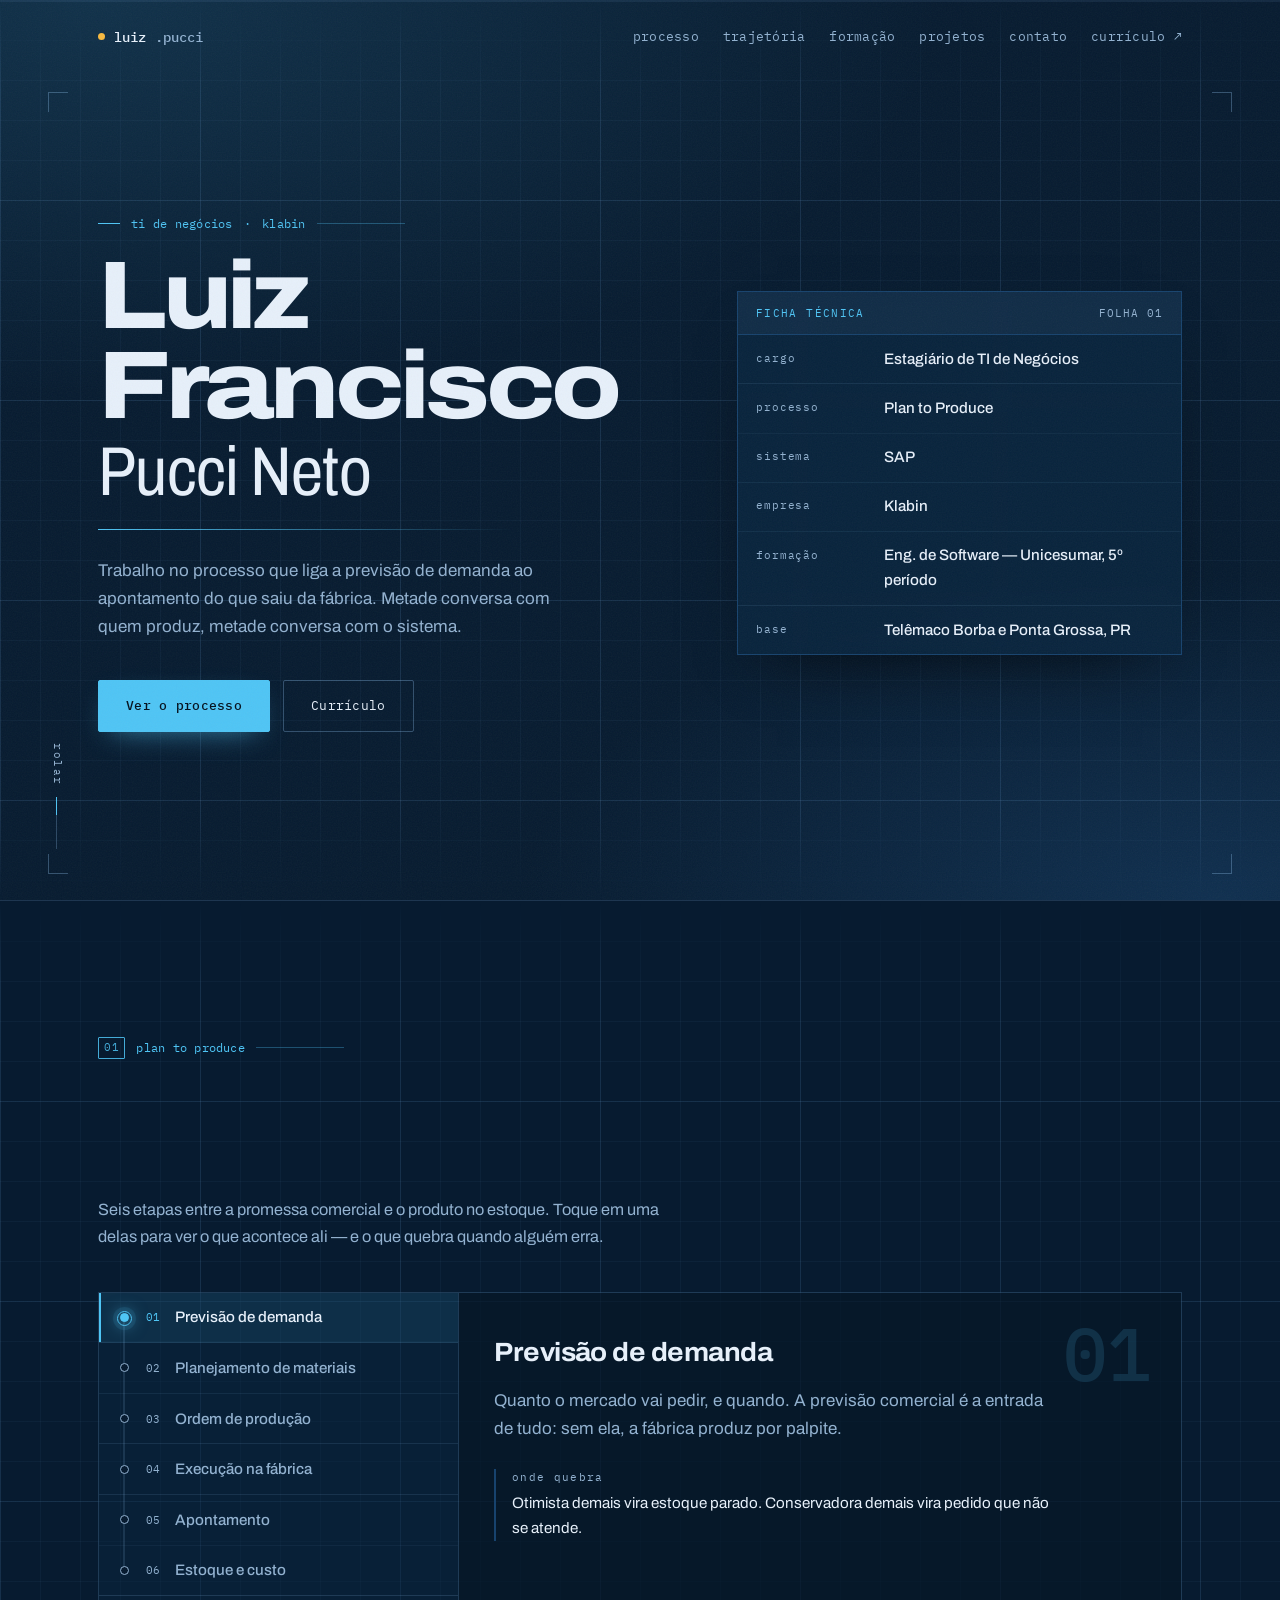
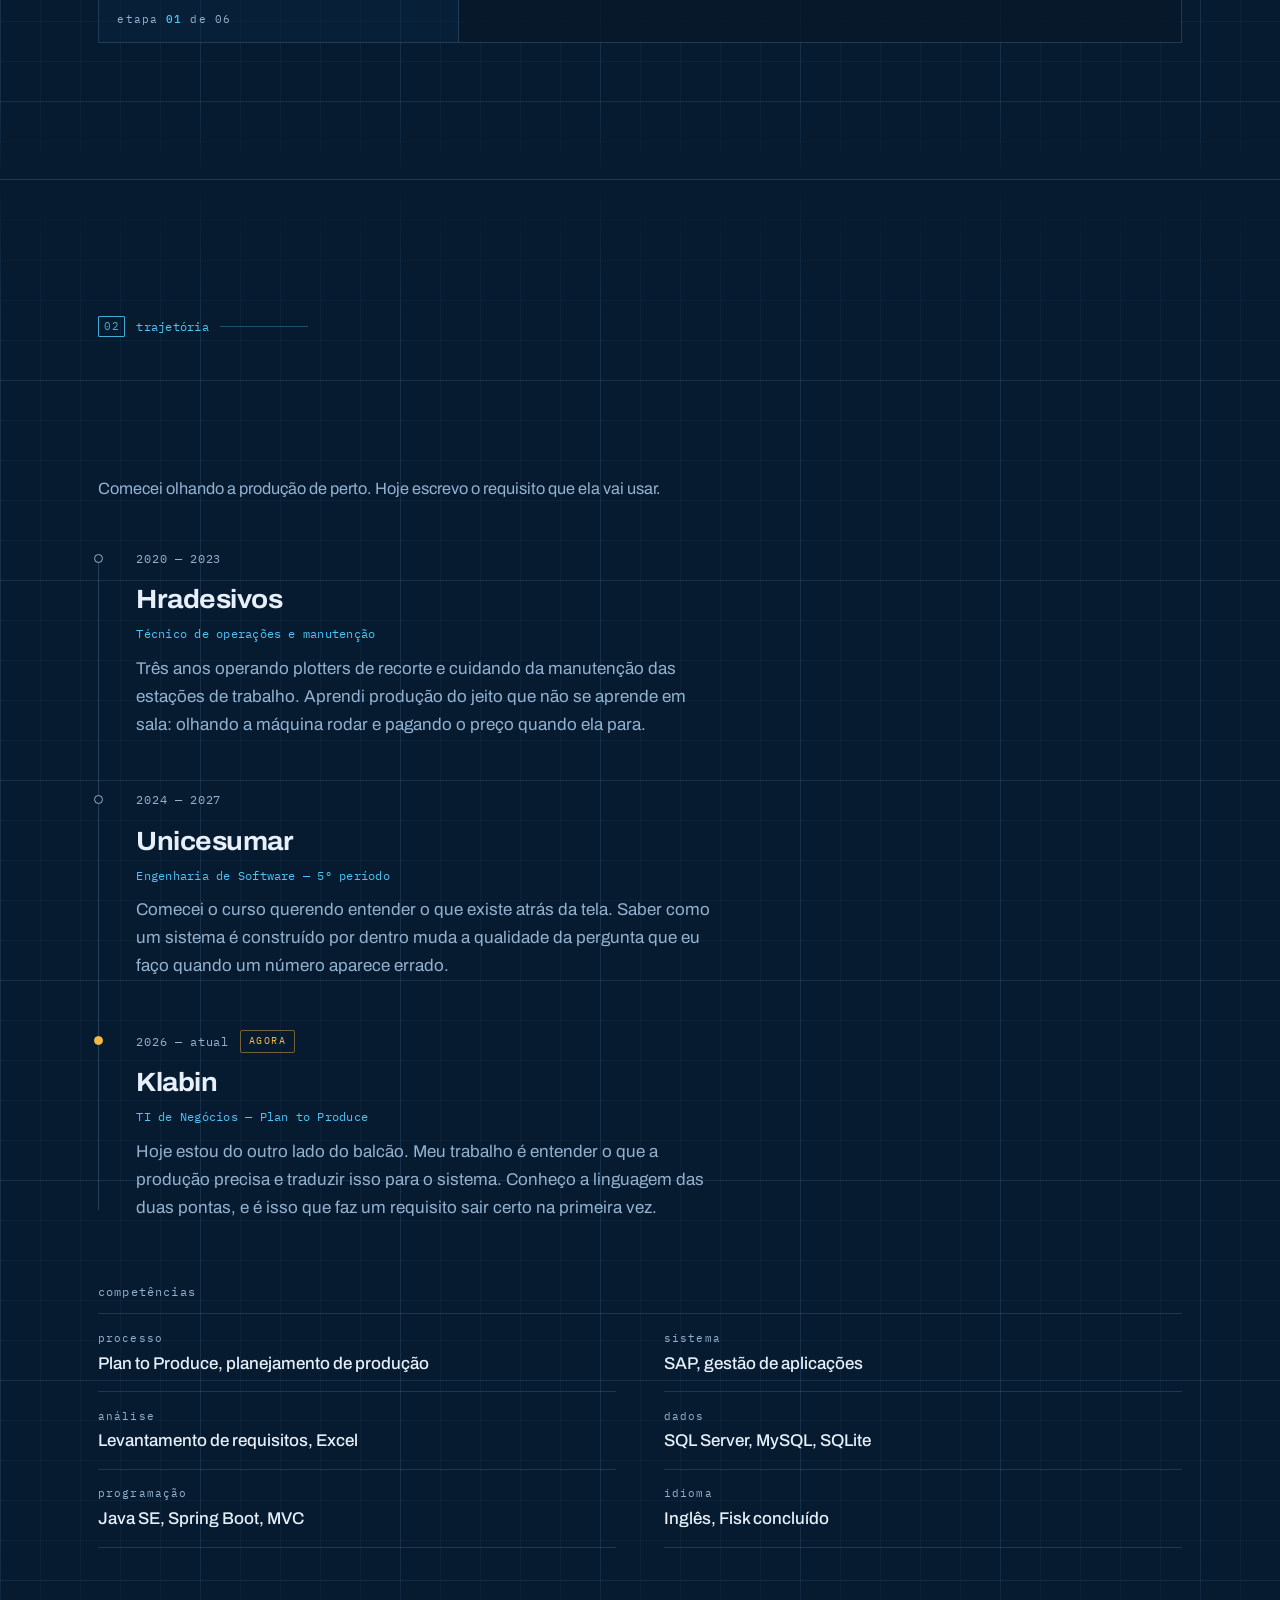
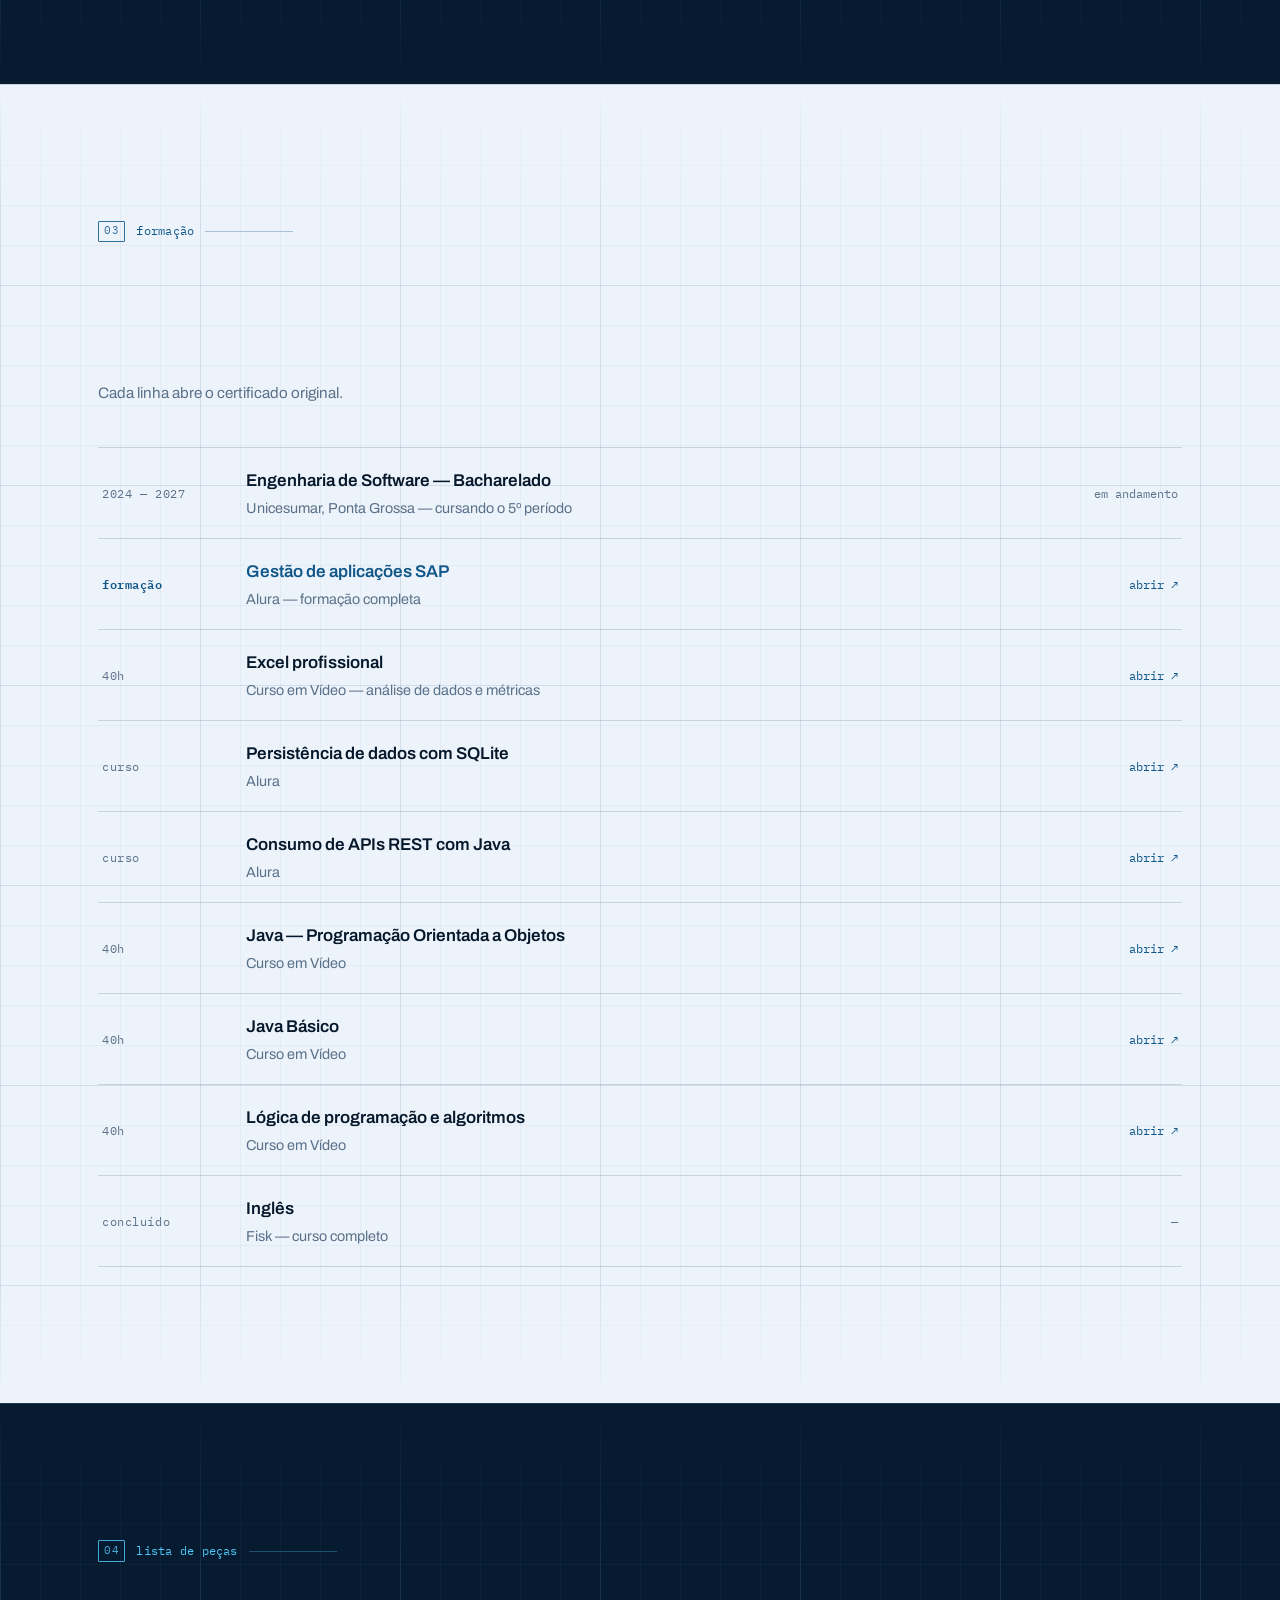
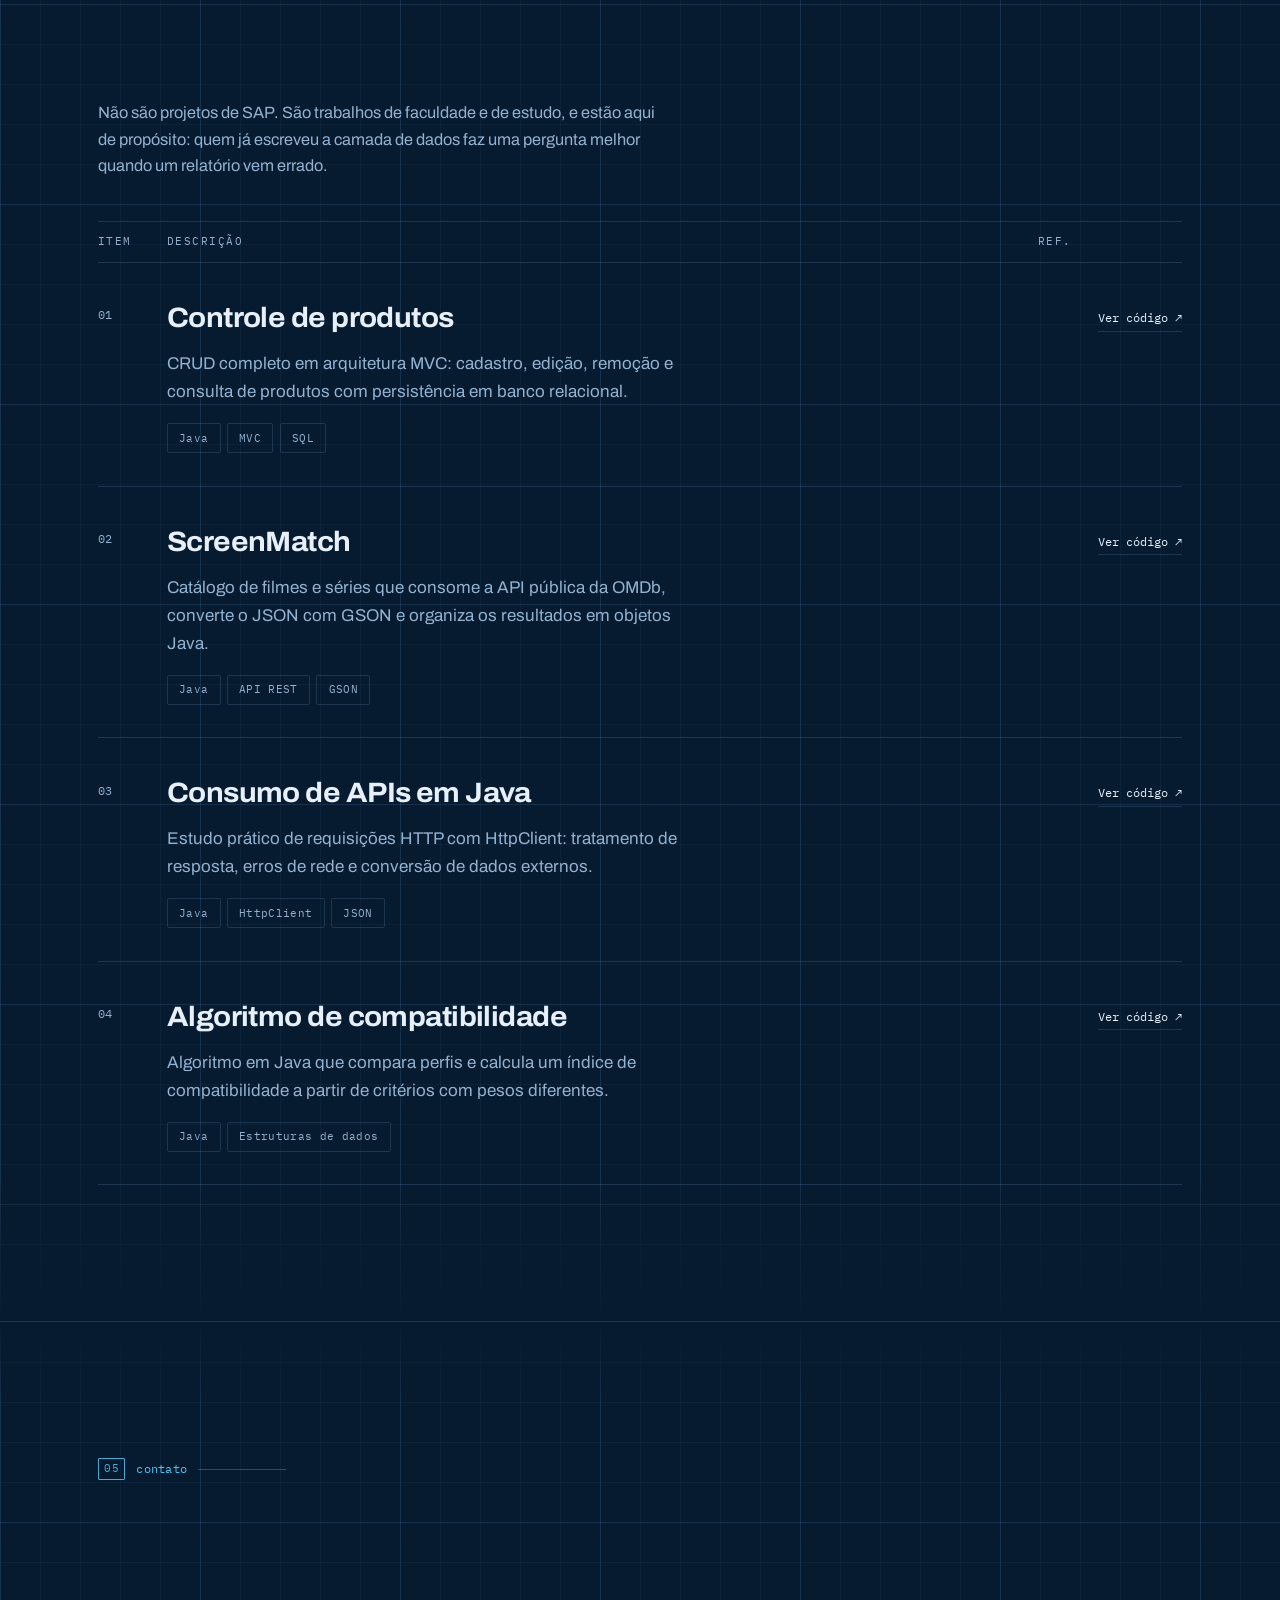
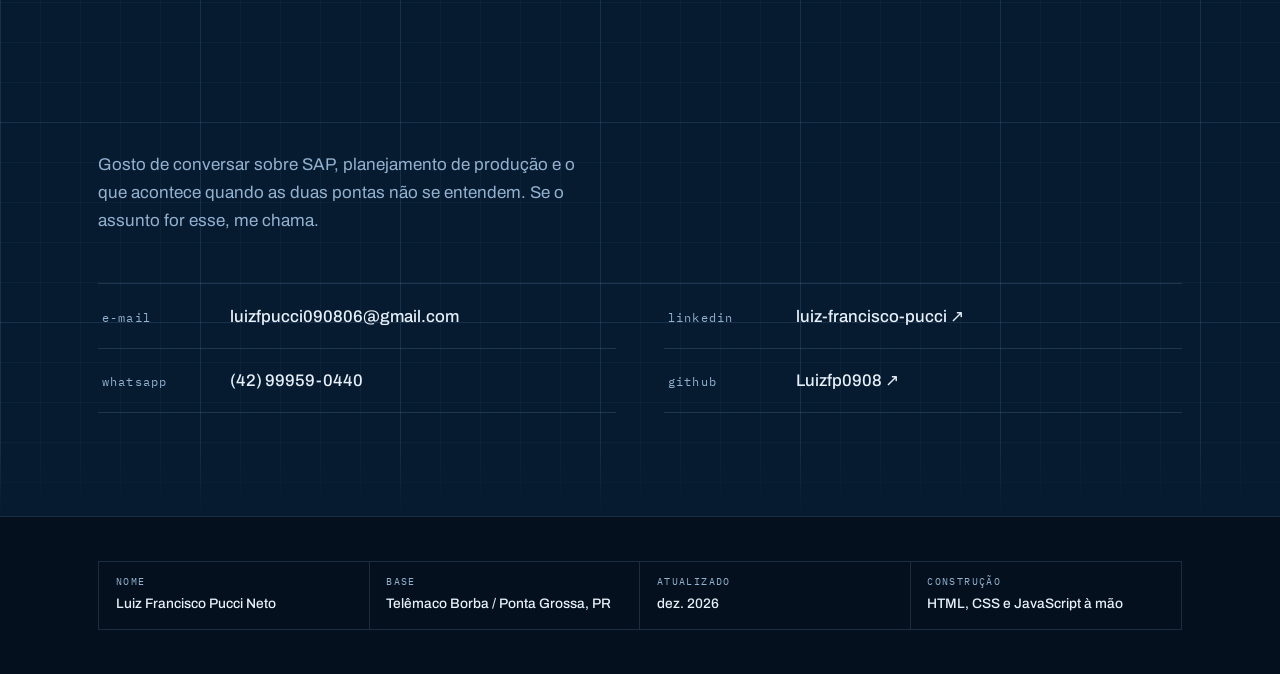
<file: index.html>
<!DOCTYPE html>
<html lang="pt-BR" class="no-js">
<head>
<meta charset="UTF-8">
<meta name="viewport" content="width=device-width, initial-scale=1">
<title>Luiz Francisco Pucci Neto — TI de Negócios e SAP</title>

<meta name="description" content="TI de Negócios na Klabin, no processo Plan to Produce (SAP). Estudante de Engenharia de Software na Unicesumar, 5º período.">
<meta name="author" content="Luiz Francisco Pucci Neto">
<meta name="theme-color" content="#071B30">
<meta name="color-scheme" content="dark">

<meta property="og:type" content="profile">
<meta property="og:locale" content="pt_BR">
<meta property="og:title" content="Luiz Francisco Pucci Neto — TI de Negócios e SAP">
<meta property="og:description" content="TI de Negócios na Klabin, processo Plan to Produce. Estudante de Engenharia de Software.">
<meta property="og:url" content="https://luizfp0908.github.io/MeuCurriculo/">
<meta property="og:image" content="https://luizfp0908.github.io/MeuCurriculo/img/LogoLuizBranco.png">
<meta name="twitter:card" content="summary_large_image">
<link rel="canonical" href="https://luizfp0908.github.io/MeuCurriculo/">

<link rel="icon" href="img/LogoLuiz.ico.ico" sizes="any">
<link rel="preconnect" href="https://fonts.googleapis.com">
<link rel="preconnect" href="https://fonts.gstatic.com" crossorigin>
<link href="https://fonts.googleapis.com/css2?family=Archivo:wdth,wght@62..125,100..900&family=IBM+Plex+Mono:wght@400;500&display=swap" rel="stylesheet">
<link rel="stylesheet" href="Projeto_Luiz.css">

<script>document.documentElement.className = 'js';</script>
</head>

<body>
<a class="pular" href="#conteudo">Pular para o conteúdo</a>

<div class="progresso" aria-hidden="true"><span></span></div>

<header class="topo" id="topo">
  <div class="wrap topo__inner">
    <a class="marca" href="#topo" aria-label="Início">
      <span class="marca__ponto" aria-hidden="true"></span>
      luiz<span class="marca__fraco">.pucci</span>
    </a>

    <button class="menu-btn" type="button" aria-expanded="false" aria-controls="menu">
      <span class="menu-btn__texto">menu</span>
      <span class="menu-btn__barras" aria-hidden="true"><i></i><i></i></span>
    </button>

    <nav class="menu" id="menu" aria-label="Navegação principal">
      <a href="#processo"><span class="menu__n" aria-hidden="true">01</span>processo</a>
      <a href="#trajetoria"><span class="menu__n" aria-hidden="true">02</span>trajetória</a>
      <a href="#formacao"><span class="menu__n" aria-hidden="true">03</span>formação</a>
      <a href="#projetos"><span class="menu__n" aria-hidden="true">04</span>projetos</a>
      <a href="#contato"><span class="menu__n" aria-hidden="true">05</span>contato</a>
      <a class="menu__cv" href="Projeto_LuizCurriculo.html">currículo<span aria-hidden="true">&nbsp;↗</span></a>
    </nav>
  </div>
</header>

<main id="conteudo">

  <!-- ==================== HERO ==================== -->
  <section class="hero">
    <span class="cantos" aria-hidden="true"><i></i><i></i><i></i><i></i></span>
    <span class="mira" aria-hidden="true"><i class="mira__x"></i><i class="mira__y"></i></span>

    <div class="wrap hero__grid">
      <div class="hero__texto">
        <p class="etiqueta etiqueta--claro">ti de negócios <span aria-hidden="true">·</span> klabin</p>

        <h1 class="hero__nome">
          <span class="risca" style="--atraso:.15s"><span>Luiz</span></span>
          <span class="risca" style="--atraso:.30s"><span>Francisco</span></span>
          <span class="risca risca--fina" style="--atraso:.45s"><span>Pucci&nbsp;Neto</span></span>
        </h1>

        <span class="datum" aria-hidden="true"></span>

        <p class="hero__linha">
          Trabalho no processo que liga a previsão de demanda ao apontamento do que saiu
          da fábrica. Metade conversa com quem produz, metade conversa com o sistema.
        </p>

        <div class="hero__acoes">
          <a class="btn btn--forte" href="#processo">Ver o processo</a>
          <a class="btn" href="Projeto_LuizCurriculo.html">Currículo</a>
        </div>
      </div>

      <!-- Bloco de legenda, como o carimbo de uma prancha técnica -->
      <div class="ficha">
        <p class="ficha__topo"><span>Ficha técnica</span><span class="ficha__folha">folha 01</span></p>
        <dl class="ficha__lista">
        <div><dt>Cargo</dt><dd>Estagiário de TI de Negócios</dd></div>
        <div><dt>Processo</dt><dd>Plan to Produce</dd></div>
        <div><dt>Sistema</dt><dd>SAP</dd></div>
        <div><dt>Empresa</dt><dd>Klabin</dd></div>
        <div><dt>Formação</dt><dd>Eng. de Software — Unicesumar, 5º período</dd></div>
        <div><dt>Base</dt><dd>Telêmaco Borba e Ponta Grossa, PR</dd></div>
        </dl>
      </div>
    </div>

    <a class="rolar" href="#processo" aria-label="Ir para o processo">
      <span class="rolar__texto">rolar</span>
      <span class="rolar__linha" aria-hidden="true"></span>
    </a>
  </section>

  <!-- ==================== PROCESSO ==================== -->
  <section class="secao" id="processo">
    <div class="wrap">
      <p class="etiqueta" data-reveal><span class="etiqueta__n">01</span>plan to produce</p>
      <h2 class="titulo" data-traco>O processo em que eu trabalho</h2>
      <p class="subtitulo subtitulo--largo" data-reveal>
        Seis etapas entre a promessa comercial e o produto no estoque. Toque em uma delas
        para ver o que acontece ali — e o que quebra quando alguém erra.
      </p>

      <div class="esquema" data-reveal>
        <div class="esquema__lado">
          <div class="esquema__trilho" role="tablist" aria-label="Etapas do processo Plan to Produce">
            <span class="esquema__cabo" aria-hidden="true"></span>
            <span class="esquema__caneta" aria-hidden="true"></span>

            <button class="no" role="tab" id="tab-1" aria-controls="painel" aria-selected="true" tabindex="0"
                    data-titulo="Previsão de demanda"
                    data-texto="Quanto o mercado vai pedir, e quando. A previsão comercial é a entrada de tudo: sem ela, a fábrica produz por palpite."
                    data-risco="Otimista demais vira estoque parado. Conservadora demais vira pedido que não se atende.">
              <span class="no__marca" aria-hidden="true"></span>
              <span class="no__num" aria-hidden="true">01</span>
              <span class="no__nome">Previsão de demanda</span>
            </button>

            <button class="no" role="tab" id="tab-2" aria-controls="painel" aria-selected="false" tabindex="-1"
                    data-titulo="Planejamento de materiais"
                    data-texto="O sistema abre a lista de materiais do produto, compara com o que já existe em estoque e devolve duas respostas: o que precisa ser comprado e o que precisa ser produzido, com data."
                    data-risco="Um cadastro de material errado aqui vira falta de insumo três semanas depois.">
              <span class="no__marca" aria-hidden="true"></span>
              <span class="no__num" aria-hidden="true">02</span>
              <span class="no__nome">Planejamento de materiais</span>
            </button>

            <button class="no" role="tab" id="tab-3" aria-controls="painel" aria-selected="false" tabindex="-1"
                    data-titulo="Ordem de produção"
                    data-texto="O plano vira uma ordem concreta: quantidade, roteiro de fabricação e centro de trabalho. É o documento que autoriza a fábrica a começar."
                    data-risco="É o ponto em que o custo passa a ser acompanhado. Ordem aberta errada, custo errado até o fechamento.">
              <span class="no__marca" aria-hidden="true"></span>
              <span class="no__num" aria-hidden="true">03</span>
              <span class="no__nome">Ordem de produção</span>
            </button>

            <button class="no" role="tab" id="tab-4" aria-controls="painel" aria-selected="false" tabindex="-1"
                    data-titulo="Execução na fábrica"
                    data-texto="A ordem sai da tela e vira máquina rodando. É onde o plano encontra a realidade: quebra de equipamento, troca de prioridade, matéria-prima fora de especificação."
                    data-risco="Nenhum planejamento sobrevive intacto a esta etapa, e tudo bem — o processo existe para absorver isso.">
              <span class="no__marca" aria-hidden="true"></span>
              <span class="no__num" aria-hidden="true">04</span>
              <span class="no__nome">Execução na fábrica</span>
            </button>

            <button class="no" role="tab" id="tab-5" aria-controls="painel" aria-selected="false" tabindex="-1"
                    data-titulo="Apontamento"
                    data-texto="O que foi produzido volta para o sistema: quantidade boa, refugo, tempo gasto. É a etapa mais subestimada da cadeia."
                    data-risco="Apontamento feito de qualquer jeito contamina estoque, custo e a próxima previsão. O erro só aparece semanas depois, longe de quem o causou.">
              <span class="no__marca" aria-hidden="true"></span>
              <span class="no__num" aria-hidden="true">05</span>
              <span class="no__nome">Apontamento</span>
            </button>

            <button class="no" role="tab" id="tab-6" aria-controls="painel" aria-selected="false" tabindex="-1"
                    data-titulo="Estoque e custo"
                    data-texto="O produto entra no estoque e o consumo vira custo. É onde o ciclo fecha e onde o financeiro finalmente enxerga o que a fábrica fez."
                    data-risco="Se as etapas anteriores foram bem executadas, este número conta a verdade.">
              <span class="no__marca" aria-hidden="true"></span>
              <span class="no__num" aria-hidden="true">06</span>
              <span class="no__nome">Estoque e custo</span>
            </button>
          </div>

          <p class="esquema__conta" aria-hidden="true">etapa <b data-conta>01</b> de 06</p>
        </div>

        <div class="esquema__painel" id="painel" role="tabpanel" aria-labelledby="tab-1" tabindex="0">
          <p class="esquema__num" aria-hidden="true">01</p>
          <h3 class="esquema__titulo">Previsão de demanda</h3>
          <p class="esquema__texto">Quanto o mercado vai pedir, e quando. A previsão comercial é a entrada de tudo: sem ela, a fábrica produz por palpite.</p>
          <div class="nota">
            <p class="nota__rot">onde quebra</p>
            <p class="nota__texto">Otimista demais vira estoque parado. Conservadora demais vira pedido que não se atende.</p>
          </div>
        </div>
      </div>
    </div>
  </section>

  <!-- ==================== TRAJETÓRIA ==================== -->
  <section class="secao" id="trajetoria">
    <div class="wrap">
      <p class="etiqueta" data-reveal><span class="etiqueta__n">02</span>trajetória</p>
      <h2 class="titulo" data-traco>Da máquina para o sistema</h2>
      <p class="subtitulo subtitulo--largo" data-reveal>
        Comecei olhando a produção de perto. Hoje escrevo o requisito que ela vai usar.
      </p>

      <div class="linha-tempo">
        <span class="linha-tempo__trilho" aria-hidden="true"><i data-tinta></i></span>

        <div class="marco" data-reveal>
          <span class="marco__data">2020 — 2023</span>
          <div class="marco__corpo">
            <h3 class="marco__nome">Hradesivos</h3>
            <p class="marco__papel">Técnico de operações e manutenção</p>
            <p class="marco__texto">
              Três anos operando plotters de recorte e cuidando da manutenção das estações
              de trabalho. Aprendi produção do jeito que não se aprende em sala: olhando a
              máquina rodar e pagando o preço quando ela para.
            </p>
          </div>
        </div>

        <div class="marco" data-reveal>
          <span class="marco__data">2024 — 2027</span>
          <div class="marco__corpo">
            <h3 class="marco__nome">Unicesumar</h3>
            <p class="marco__papel">Engenharia de Software — 5º período</p>
            <p class="marco__texto">
              Comecei o curso querendo entender o que existe atrás da tela. Saber como um
              sistema é construído por dentro muda a qualidade da pergunta que eu faço
              quando um número aparece errado.
            </p>
          </div>
        </div>

        <!-- TODO Luiz: troque "2026" pelo mês exato de início na Klabin. -->
        <div class="marco marco--atual" data-reveal>
          <span class="marco__data">2026 — atual<span class="marco__selo">agora</span></span>
          <div class="marco__corpo">
            <h3 class="marco__nome">Klabin</h3>
            <p class="marco__papel">TI de Negócios — Plan to Produce</p>
            <p class="marco__texto">
              Hoje estou do outro lado do balcão. Meu trabalho é entender o que a produção
              precisa e traduzir isso para o sistema. Conheço a linguagem das duas pontas,
              e é isso que faz um requisito sair certo na primeira vez.
            </p>
          </div>
        </div>
      </div>

      <h3 class="sub" data-reveal>Competências</h3>
      <dl class="stack">
        <div class="stack__item" data-reveal><dt>Processo</dt><dd>Plan to Produce, planejamento de produção</dd></div>
        <div class="stack__item" data-reveal><dt>Sistema</dt><dd>SAP, gestão de aplicações</dd></div>
        <div class="stack__item" data-reveal><dt>Análise</dt><dd>Levantamento de requisitos, Excel</dd></div>
        <div class="stack__item" data-reveal><dt>Dados</dt><dd>SQL Server, MySQL, SQLite</dd></div>
        <div class="stack__item" data-reveal><dt>Programação</dt><dd>Java SE, Spring Boot, MVC</dd></div>
        <div class="stack__item" data-reveal><dt>Idioma</dt><dd>Inglês, Fisk concluído</dd></div>
      </dl>
    </div>
  </section>

  <!-- ==================== FORMAÇÃO (cópia heliográfica) ==================== -->
  <section class="secao papel" id="formacao">
    <div class="wrap">
      <p class="etiqueta" data-reveal><span class="etiqueta__n">03</span>formação</p>
      <h2 class="titulo" data-traco>Onde eu estudei cada coisa</h2>
      <p class="subtitulo" data-reveal>Cada linha abre o certificado original.</p>

      <ul class="registro">
        <li class="registro__linha" data-reveal>
          <span class="registro__ano">2024 — 2027</span>
          <span class="registro__nome">Engenharia de Software — Bacharelado</span>
          <span class="registro__org">Unicesumar, Ponta Grossa — cursando o 5º período</span>
          <span class="registro__acao"><em>em andamento</em></span>
        </li>
        <li class="registro__linha registro__linha--destaque" data-reveal>
          <span class="registro__ano">formação</span>
          <span class="registro__nome">Gestão de aplicações SAP</span>
          <span class="registro__org">Alura — formação completa</span>
          <a class="registro__acao" href="https://cursos.alura.com.br/user/luizfpucci090806/degree-gestao-aplicacoes-sap-386995/certificate" target="_blank" rel="noopener">abrir<span aria-hidden="true">&nbsp;↗</span></a>
        </li>
        <li class="registro__linha" data-reveal>
          <span class="registro__ano">40h</span>
          <span class="registro__nome">Excel profissional</span>
          <span class="registro__org">Curso em Vídeo — análise de dados e métricas</span>
          <a class="registro__acao" href="https://www.cursoemvideo.com/certificates/certificado/?course_id=25933&amp;cert-nonce=3b4bf992b5" target="_blank" rel="noopener">abrir<span aria-hidden="true">&nbsp;↗</span></a>
        </li>
        <li class="registro__linha" data-reveal>
          <span class="registro__ano">curso</span>
          <span class="registro__nome">Persistência de dados com SQLite</span>
          <span class="registro__org">Alura</span>
          <a class="registro__acao" href="https://cursos.alura.com.br/certificate/e4a0bed9-31fc-4e47-9363-1f867cb46f9f?lang=pt_BR" target="_blank" rel="noopener">abrir<span aria-hidden="true">&nbsp;↗</span></a>
        </li>
        <li class="registro__linha" data-reveal>
          <span class="registro__ano">curso</span>
          <span class="registro__nome">Consumo de APIs REST com Java</span>
          <span class="registro__org">Alura</span>
          <a class="registro__acao" href="https://cursos.alura.com.br/certificate/33af73c6-fe49-4dc7-8810-58a173e6bf47?lang=pt_BR" target="_blank" rel="noopener">abrir<span aria-hidden="true">&nbsp;↗</span></a>
        </li>
        <li class="registro__linha" data-reveal>
          <span class="registro__ano">40h</span>
          <span class="registro__nome">Java — Programação Orientada a Objetos</span>
          <span class="registro__org">Curso em Vídeo</span>
          <a class="registro__acao" href="img/Certificado/Luiz-Francisco-Pucci-Java-POO-40-Horas-Certificado-Curso-em-Video.pdf" target="_blank" rel="noopener">abrir<span aria-hidden="true">&nbsp;↗</span></a>
        </li>
        <li class="registro__linha" data-reveal>
          <span class="registro__ano">40h</span>
          <span class="registro__nome">Java Básico</span>
          <span class="registro__org">Curso em Vídeo</span>
          <a class="registro__acao" href="img/Certificado/Luiz-Francisco-Pucci-Java-Basico-40-Horas-Certificado-Curso-em-Video.pdf" target="_blank" rel="noopener">abrir<span aria-hidden="true">&nbsp;↗</span></a>
        </li>
        <li class="registro__linha" data-reveal>
          <span class="registro__ano">40h</span>
          <span class="registro__nome">Lógica de programação e algoritmos</span>
          <span class="registro__org">Curso em Vídeo</span>
          <a class="registro__acao" href="img/Certificado/Luiz-Francisco-Pucci-Algoritmo-40-Horas-Certificado-Curso-em-Video.pdf" target="_blank" rel="noopener">abrir<span aria-hidden="true">&nbsp;↗</span></a>
        </li>
        <!-- TODO Luiz: suba o PDF do Fisk em img/Certificado/ e troque o "—" por um link. -->
        <li class="registro__linha" data-reveal>
          <span class="registro__ano">concluído</span>
          <span class="registro__nome">Inglês</span>
          <span class="registro__org">Fisk — curso completo</span>
          <span class="registro__acao"><em>—</em></span>
        </li>
      </ul>
    </div>
  </section>

  <!-- ==================== PROJETOS (lista de peças) ==================== -->
  <section class="secao" id="projetos">
    <div class="wrap">
      <p class="etiqueta" data-reveal><span class="etiqueta__n">04</span>lista de peças</p>
      <h2 class="titulo" data-traco>O que eu construí com as próprias mãos</h2>
      <p class="subtitulo subtitulo--largo" data-reveal>
        Não são projetos de SAP. São trabalhos de faculdade e de estudo, e estão aqui de
        propósito: quem já escreveu a camada de dados faz uma pergunta melhor quando um
        relatório vem errado.
      </p>

      <ol class="pecas">
        <li class="pecas__cabeca" aria-hidden="true">
          <span>item</span><span>descrição</span><span>ref.</span>
        </li>

        <li class="peca" data-reveal>
          <span class="peca__num" aria-hidden="true">01</span>
          <div class="peca__corpo">
            <h3 class="peca__nome">Controle de produtos</h3>
            <p class="peca__desc">
              CRUD completo em arquitetura MVC: cadastro, edição, remoção e consulta de
              produtos com persistência em banco relacional.
            </p>
            <ul class="chips"><li>Java</li><li>MVC</li><li>SQL</li></ul>
          </div>
          <a class="peca__link" href="https://github.com/Luizfp0908/TrabalhoFaculdadePoo/tree/main/MVC" target="_blank" rel="noopener">
            Ver código<span aria-hidden="true">&nbsp;↗</span>
          </a>
        </li>

        <li class="peca" data-reveal>
          <span class="peca__num" aria-hidden="true">02</span>
          <div class="peca__corpo">
            <h3 class="peca__nome">ScreenMatch</h3>
            <p class="peca__desc">
              Catálogo de filmes e séries que consome a API pública da OMDb, converte o
              JSON com GSON e organiza os resultados em objetos Java.
            </p>
            <ul class="chips"><li>Java</li><li>API REST</li><li>GSON</li></ul>
          </div>
          <a class="peca__link" href="https://github.com/Luizfp0908/Alura/tree/main/ProjetosAlura/src/ScreenMatch" target="_blank" rel="noopener">
            Ver código<span aria-hidden="true">&nbsp;↗</span>
          </a>
        </li>

        <li class="peca" data-reveal>
          <span class="peca__num" aria-hidden="true">03</span>
          <div class="peca__corpo">
            <h3 class="peca__nome">Consumo de APIs em Java</h3>
            <p class="peca__desc">
              Estudo prático de requisições HTTP com HttpClient: tratamento de resposta,
              erros de rede e conversão de dados externos.
            </p>
            <ul class="chips"><li>Java</li><li>HttpClient</li><li>JSON</li></ul>
          </div>
          <a class="peca__link" href="https://github.com/Luizfp0908/Alura/tree/main/ProjetosAlura/src/APIS" target="_blank" rel="noopener">
            Ver código<span aria-hidden="true">&nbsp;↗</span>
          </a>
        </li>

        <!-- TODO Luiz: troque o link abaixo pelo repositório específico deste projeto. -->
        <li class="peca" data-reveal>
          <span class="peca__num" aria-hidden="true">04</span>
          <div class="peca__corpo">
            <h3 class="peca__nome">Algoritmo de compatibilidade</h3>
            <p class="peca__desc">
              Algoritmo em Java que compara perfis e calcula um índice de compatibilidade
              a partir de critérios com pesos diferentes.
            </p>
            <ul class="chips"><li>Java</li><li>Estruturas de dados</li></ul>
          </div>
          <a class="peca__link" href="https://github.com/Luizfp0908" target="_blank" rel="noopener">
            Ver código<span aria-hidden="true">&nbsp;↗</span>
          </a>
        </li>
      </ol>
    </div>
  </section>

  <!-- ==================== CONTATO ==================== -->
  <section class="secao contato" id="contato">
    <div class="wrap">
      <p class="etiqueta" data-reveal><span class="etiqueta__n">05</span>contato</p>
      <h2 class="titulo titulo--grande" data-traco>Processo de um lado, sistema do outro.</h2>
      <p class="contato__linha" data-reveal>
        Gosto de conversar sobre SAP, planejamento de produção e o que acontece quando as
        duas pontas não se entendem. Se o assunto for esse, me chama.
      </p>

      <ul class="canais">
        <li data-reveal><a href="mailto:luizfpucci090806@gmail.com">
          <span class="canais__rot">e-mail</span>
          <span class="canais__val">luizfpucci090806@gmail.com</span></a></li>
        <li data-reveal><a href="https://www.linkedin.com/in/luiz-francisco-pucci-905b01300" target="_blank" rel="noopener">
          <span class="canais__rot">linkedin</span>
          <span class="canais__val">luiz-francisco-pucci<span aria-hidden="true">&nbsp;↗</span></span></a></li>
        <li data-reveal><a href="https://wa.me/5542999590440?text=Oi%20Luiz%2C%20vi%20seu%20site" target="_blank" rel="noopener">
          <span class="canais__rot">whatsapp</span>
          <span class="canais__val">(42) 99959-0440</span></a></li>
        <li data-reveal><a href="https://github.com/Luizfp0908" target="_blank" rel="noopener">
          <span class="canais__rot">github</span>
          <span class="canais__val">Luizfp0908<span aria-hidden="true">&nbsp;↗</span></span></a></li>
      </ul>
    </div>
  </section>

</main>

<!-- Rodapé no formato do carimbo de uma prancha -->
<footer class="rodape">
  <div class="wrap">
    <div class="carimbo">
      <div class="carimbo__campo"><span>Nome</span><b>Luiz Francisco Pucci Neto</b></div>
      <div class="carimbo__campo"><span>Base</span><b>Telêmaco Borba / Ponta Grossa, PR</b></div>
      <div class="carimbo__campo"><span>Atualizado</span><b data-atualizado>2026</b></div>
      <div class="carimbo__campo"><span>Construção</span><b>HTML, CSS e JavaScript à mão</b></div>
    </div>
  </div>
</footer>

<script src="Projeto_luiz.JS"></script>
</body>
</html>
</file>
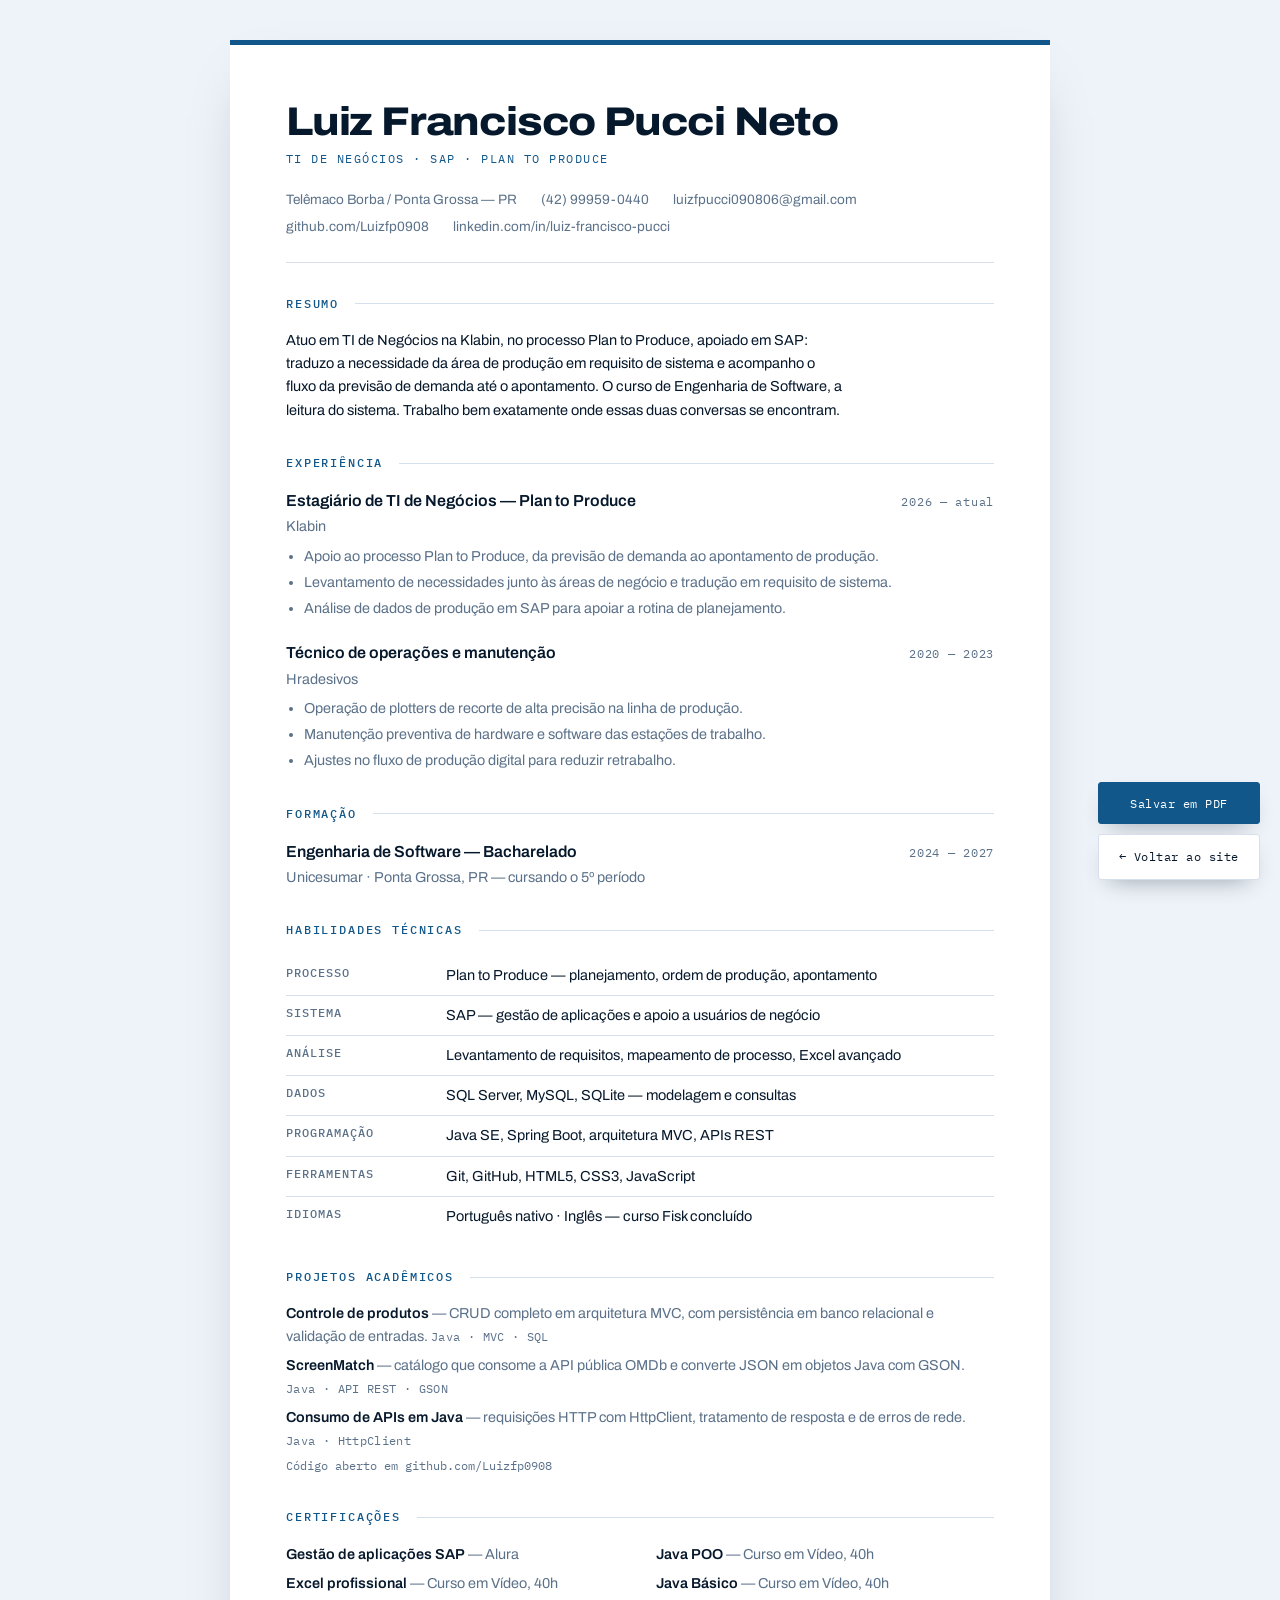
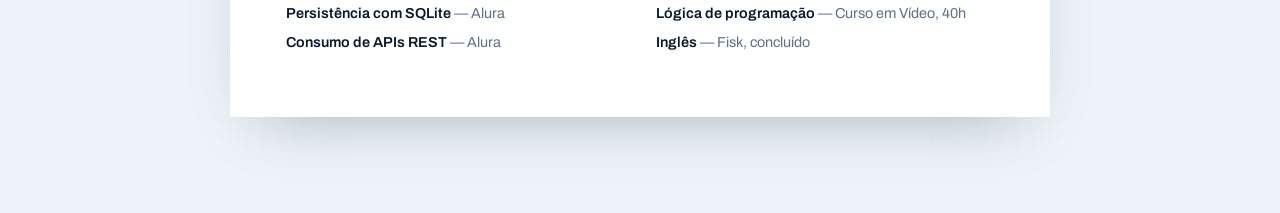
<file: Projeto_LuizCurriculo.html>
<!DOCTYPE html>
<html lang="pt-BR">
<head>
<meta charset="UTF-8">
<meta name="viewport" content="width=device-width, initial-scale=1">
<title>Currículo — Luiz Francisco Pucci Neto</title>
<meta name="description" content="Currículo de Luiz Francisco Pucci Neto — TI de Negócios e SAP na Klabin, estudante de Engenharia de Software.">
<meta name="robots" content="index, follow">
<link rel="icon" href="img/LogoLuiz.ico.ico" sizes="any">
<link rel="preconnect" href="https://fonts.googleapis.com">
<link rel="preconnect" href="https://fonts.gstatic.com" crossorigin>
<link href="https://fonts.googleapis.com/css2?family=Archivo:wdth,wght@62..125,100..900&family=IBM+Plex+Mono:wght@400;500&display=swap" rel="stylesheet">

<style>
  :root{
    --tinta:#06182B;
    --cinza:#5B7189;
    --linha:#D5E0EC;
    --papel:#EEF3F9;
    --folha:#FFFFFF;
    --ambar:#12578A;
    --f-display:'Archivo',system-ui,sans-serif;
    --f-corpo:'Archivo',system-ui,-apple-system,'Segoe UI',sans-serif;
    --f-mono:'IBM Plex Mono',ui-monospace,SFMono-Regular,Consolas,monospace;
  }

  *,*::before,*::after{ box-sizing:border-box; }

  body{
    margin:0;
    background:var(--papel);
    color:var(--tinta);
    font-family:var(--f-corpo);
    font-size:14.5px;
    line-height:1.6;
    padding:2.5rem 1rem 6rem;
    -webkit-font-smoothing:antialiased;
  }

  a{ color:inherit; }
  :focus-visible{ outline:2px solid var(--ambar); outline-offset:3px; }

  .folha{
    max-width:820px; margin-inline:auto;
    background:var(--folha);
    padding:clamp(2rem,5vw,3.5rem);
    box-shadow:0 24px 60px -30px rgba(6,24,43,.35);
    border-top:5px solid var(--ambar);
  }

  /* ---------- cabeçalho ---------- */

  .cabeca{ border-bottom:1px solid var(--linha); padding-bottom:1.5rem; margin-bottom:2rem; }
  .cabeca h1{
    font-family:var(--f-display); font-weight:800; font-stretch:112%;
    font-size:clamp(1.75rem,5.5vw,2.5rem);
    letter-spacing:-.03em; line-height:1.05;
    margin:0 0 .35rem;
  }
  .cabeca .papel-cargo{
    font-family:var(--f-mono); font-size:.78rem;
    letter-spacing:.12em; text-transform:uppercase;
    color:var(--ambar); margin:0 0 1.25rem;
  }

  .contatos{
    list-style:none; margin:0; padding:0;
    display:flex; flex-wrap:wrap; gap:.35rem 1.5rem;
    font-size:.85rem;
  }
  .contatos a, .contatos span{ color:var(--cinza); text-decoration:none; }
  .contatos a:hover{ color:var(--ambar); text-decoration:underline; text-underline-offset:2px; }

  /* ---------- seções ---------- */

  .bloco{ margin-bottom:2rem; }
  .bloco:last-of-type{ margin-bottom:0; }

  .bloco h2{
    font-family:var(--f-mono);
    font-size:.72rem; font-weight:500;
    letter-spacing:.16em; text-transform:uppercase;
    color:var(--ambar);
    margin:0 0 1rem;
    display:flex; align-items:center; gap:1rem;
  }
  .bloco h2::after{ content:''; flex:1; height:1px; background:var(--linha); }

  .bloco > p{ margin:0; max-width:70ch; }

  .entrada{ margin-bottom:1.25rem; }
  .entrada:last-child{ margin-bottom:0; }

  .entrada__topo{
    display:flex; flex-wrap:wrap; align-items:baseline;
    justify-content:space-between; gap:.25rem 1rem;
  }
  .entrada__nome{ font-weight:600; font-size:1rem; margin:0; }
  .entrada__data{
    font-family:var(--f-mono); font-size:.75rem;
    letter-spacing:.06em; color:var(--cinza); white-space:nowrap;
  }
  .entrada__org{ color:var(--cinza); font-size:.9rem; margin:.1rem 0 .4rem; }
  .entrada ul{ margin:.35rem 0 0; padding-left:1.1rem; color:var(--cinza); font-size:.9rem; }
  .entrada li{ margin-bottom:.2rem; }

  /* ---------- habilidades ---------- */

  .habilidades{ list-style:none; margin:0; padding:0; }
  .habilidades li{
    display:grid; grid-template-columns:9rem 1fr; gap:.25rem 1rem;
    padding:.5rem 0; border-bottom:1px solid var(--linha);
  }
  .habilidades li:last-child{ border-bottom:none; }
  .habilidades b{
    font-family:var(--f-mono); font-weight:500; font-size:.72rem;
    letter-spacing:.09em; text-transform:uppercase; color:var(--cinza);
  }

  .compacta{ list-style:none; margin:0; padding:0; font-size:.9rem; color:var(--cinza); }
  .compacta li{ margin-bottom:.35rem; }
  .compacta b{ color:var(--tinta); font-weight:600; }
  .compacta i{ font-family:var(--f-mono); font-style:normal; font-size:.76rem; letter-spacing:.03em; }
  .fonte{ margin:.5rem 0 0; font-family:var(--f-mono); font-size:.74rem; color:var(--cinza); }

  .cursos{ list-style:none; margin:0; padding:0; columns:2; column-gap:2rem; font-size:.9rem; }
  .cursos li{ break-inside:avoid; margin-bottom:.4rem; color:var(--cinza); }
  .cursos b{ color:var(--tinta); font-weight:600; }

  /* ---------- ações ---------- */

  .acoes{
    position:fixed; right:1.25rem; bottom:1.25rem;
    display:flex; flex-direction:column; gap:.6rem; z-index:10;
  }
  .acao{
    font-family:var(--f-mono); font-size:.78rem; letter-spacing:.04em;
    text-decoration:none; cursor:pointer;
    padding:.75rem 1.25rem; border-radius:3px;
    border:1px solid var(--linha); background:var(--folha); color:var(--tinta);
    box-shadow:0 10px 24px -12px rgba(6,24,43,.45);
    transition:transform .2s ease, background .2s ease, color .2s ease;
  }
  .acao:hover{ transform:translateY(-2px); }
  .acao--forte{ background:var(--ambar); border-color:var(--ambar); color:#fff; }

  /* ---------- impressão / salvar em PDF ---------- */

  @page{ size:A4; margin:10mm 13mm; }

  @media print{
    body{ background:#fff; padding:0; font-size:9.5pt; line-height:1.33; }
    .folha{
      max-width:none; box-shadow:none; padding:0;
      border-top:3px solid #000;
      padding-top:.6rem;
    }
    .acoes{ display:none !important; }
    .bloco{ break-inside:avoid; margin-bottom:.52rem; }
    .bloco > p{ max-width:none; }
    .bloco h2{ margin-bottom:.5rem; }
    .cabeca{ padding-bottom:.7rem; margin-bottom:.9rem; }
    .cabeca h1{ font-size:20pt; }
    .entrada{ margin-bottom:.6rem; }
    .entrada__nome{ font-size:10.4pt; }
    .entrada ul{ margin-top:.15rem; }
    .entrada li{ margin-bottom:0; }
    .habilidades li{ padding:.24rem 0; }
    .cursos{ columns:1; font-size:8.6pt; line-height:1.5; }
    .cursos li{ display:inline; }
    .cursos li:not(:last-child)::after{ content:"  ·  "; color:#999; }
    .cursos li{ margin-bottom:.1rem; }
    .compacta li{ margin-bottom:.15rem; }
    .compacta{ font-size:9.1pt; }
    .bloco--cursos{ break-inside:auto; }
    .entrada{ break-inside:avoid; }
    .bloco h2{ color:#000; }
    .cabeca .papel-cargo{ color:#000; }
    a{ text-decoration:none; }
  }

  @media (max-width:560px){
    .habilidades li{ grid-template-columns:1fr; }
    .cursos{ columns:1; }
    .acoes{ right:.75rem; bottom:.75rem; }
  }

  @media (prefers-reduced-motion:reduce){
    *{ transition-duration:.01ms !important; }
  }
</style>
</head>

<body>

<article class="folha">

  <header class="cabeca">
    <h1>Luiz Francisco Pucci Neto</h1>
    <p class="papel-cargo">TI de Negócios · SAP · Plan to Produce</p>
    <ul class="contatos">
      <li><span>Telêmaco Borba / Ponta Grossa — PR</span></li>
      <li><a href="tel:+5542999590440">(42) 99959-0440</a></li>
      <li><a href="mailto:luizfpucci090806@gmail.com">luizfpucci090806@gmail.com</a></li>
      <li><a href="https://github.com/Luizfp0908" target="_blank" rel="noopener">github.com/Luizfp0908</a></li>
      <li><a href="https://www.linkedin.com/in/luiz-francisco-pucci-905b01300" target="_blank" rel="noopener">linkedin.com/in/luiz-francisco-pucci</a></li>
    </ul>
  </header>

  <section class="bloco">
    <h2>Resumo</h2>
    <p>
      Atuo em TI de Negócios na Klabin, no processo Plan to Produce, apoiado em SAP: traduzo
      a necessidade da área de produção em requisito de sistema e acompanho o fluxo da previsão
      de demanda até o apontamento. O curso de Engenharia de Software, a leitura do sistema.
      Trabalho bem exatamente onde essas duas conversas se encontram.
    </p>
  </section>

  <section class="bloco">
    <h2>Experiência</h2>

    <!-- TODO Luiz: ajuste o mês de início, ex.: "ago. 2026 — atual". -->
    <div class="entrada">
      <div class="entrada__topo">
        <h3 class="entrada__nome">Estagiário de TI de Negócios — Plan to Produce</h3>
        <span class="entrada__data">2026 — atual</span>
      </div>
      <p class="entrada__org">Klabin</p>
      <ul>
        <li>Apoio ao processo Plan to Produce, da previsão de demanda ao apontamento de produção.</li>
        <li>Levantamento de necessidades junto às áreas de negócio e tradução em requisito de sistema.</li>
        <li>Análise de dados de produção em SAP para apoiar a rotina de planejamento.</li>
      </ul>
    </div>

    <div class="entrada">
      <div class="entrada__topo">
        <h3 class="entrada__nome">Técnico de operações e manutenção</h3>
        <span class="entrada__data">2020 — 2023</span>
      </div>
      <p class="entrada__org">Hradesivos</p>
      <ul>
        <li>Operação de plotters de recorte de alta precisão na linha de produção.</li>
        <li>Manutenção preventiva de hardware e software das estações de trabalho.</li>
        <li>Ajustes no fluxo de produção digital para reduzir retrabalho.</li>
      </ul>
    </div>
  </section>

  <section class="bloco">
    <h2>Formação</h2>
    <div class="entrada">
      <div class="entrada__topo">
        <h3 class="entrada__nome">Engenharia de Software — Bacharelado</h3>
        <span class="entrada__data">2024 — 2027</span>
      </div>
      <p class="entrada__org">Unicesumar · Ponta Grossa, PR — cursando o 5º período</p>
    </div>
  </section>

  <section class="bloco">
    <h2>Habilidades técnicas</h2>
    <ul class="habilidades">
      <li><b>Processo</b><span>Plan to Produce — planejamento, ordem de produção, apontamento</span></li>
      <li><b>Sistema</b><span>SAP — gestão de aplicações e apoio a usuários de negócio</span></li>
      <li><b>Análise</b><span>Levantamento de requisitos, mapeamento de processo, Excel avançado</span></li>
      <li><b>Dados</b><span>SQL Server, MySQL, SQLite — modelagem e consultas</span></li>
      <li><b>Programação</b><span>Java SE, Spring Boot, arquitetura MVC, APIs REST</span></li>
      <li><b>Ferramentas</b><span>Git, GitHub, HTML5, CSS3, JavaScript</span></li>
      <li><b>Idiomas</b><span>Português nativo · Inglês — curso Fisk concluído</span></li>
    </ul>
  </section>

  <section class="bloco">
    <h2>Projetos acadêmicos</h2>
    <ul class="compacta">
      <li><b>Controle de produtos</b> — CRUD completo em arquitetura MVC, com persistência
        em banco relacional e validação de entradas. <i>Java · MVC · SQL</i></li>
      <li><b>ScreenMatch</b> — catálogo que consome a API pública OMDb e converte JSON em
        objetos Java com GSON. <i>Java · API REST · GSON</i></li>
      <li><b>Consumo de APIs em Java</b> — requisições HTTP com HttpClient, tratamento de
        resposta e de erros de rede. <i>Java · HttpClient</i></li>
    </ul>
    <p class="fonte">Código aberto em github.com/Luizfp0908</p>
  </section>

  <section class="bloco bloco--cursos">
    <h2>Certificações</h2>
    <ul class="cursos">
      <li><b>Gestão de aplicações SAP</b> — Alura</li>
      <li><b>Excel profissional</b> — Curso em Vídeo, 40h</li>
      <li><b>Persistência com SQLite</b> — Alura</li>
      <li><b>Consumo de APIs REST</b> — Alura</li>
      <li><b>Java POO</b> — Curso em Vídeo, 40h</li>
      <li><b>Java Básico</b> — Curso em Vídeo, 40h</li>
      <li><b>Lógica de programação</b> — Curso em Vídeo, 40h</li>
      <li><b>Inglês</b> — Fisk, concluído</li>
    </ul>
  </section>

</article>

<div class="acoes">
  <button class="acao acao--forte" type="button" onclick="window.print()">Salvar em PDF</button>
  <a class="acao" href="index.html">← Voltar ao site</a>
</div>

</body>
</html>
</file>
<file: Projeto_Luiz.css>
/* =============================================================
   Luiz Francisco Pucci Neto
   Linguagem visual: prancha técnica em cianotipia.
   Regra da casa: linha é TRAÇADA, não aparece por fade.
   ============================================================= */

:root{
  --tinta:   #04101D;   /* chão mais profundo */
  --azul:    #071B30;   /* a prancha */
  --azul-2:  #0B2742;   /* painel elevado */
  --azul-3:  #17436E;   /* linha estrutural */
  --giz:     #E7F0FA;   /* texto sobre azul */
  --giz-2:   #93B2D0;   /* anotação */
  --ciano:   #4FC5F5;   /* a tinta da caneta */
  --ambar:   #F5B942;   /* único acento quente: só no "agora" */

  --grade-fina:  rgba(120,180,235,.05);
  --grade-forte: rgba(120,180,235,.10);

  /* papéis semânticos — invertidos dentro de .papel */
  --fundo:    var(--azul);
  --elevado:  var(--azul-2);
  --texto:    var(--giz);
  --texto-2:  var(--giz-2);
  --borda:    rgba(140,190,235,.17);
  --destaque: var(--ciano);

  --f-corpo: 'Archivo', system-ui, -apple-system, 'Segoe UI', sans-serif;
  --f-mono:  'IBM Plex Mono', ui-monospace, SFMono-Regular, Consolas, monospace;

  --wrap: 1180px;
  --gutter: clamp(1.25rem, 5vw, 3rem);
  --topo-h: 70px;
  --curva: cubic-bezier(.22,.61,.36,1);
}

*, *::before, *::after{ box-sizing:border-box; }

html{
  scroll-behavior:smooth;
  scroll-padding-top:calc(var(--topo-h) + 24px);
  -webkit-text-size-adjust:100%;
}

body{
  margin:0;
  background:var(--azul);
  color:var(--giz);
  font-family:var(--f-corpo);
  font-size:1.0625rem;
  font-weight:400;
  font-stretch:100%;
  line-height:1.65;
  -webkit-font-smoothing:antialiased;
  overflow-x:hidden;
}

/* grão de papel: dá profundidade ao azul chapado */
body::before{
  content:''; position:fixed; inset:0; z-index:3; pointer-events:none;
  opacity:.05;
  background-image:url("data:image/svg+xml,%3Csvg xmlns='http://www.w3.org/2000/svg' width='180' height='180'%3E%3Cfilter id='n'%3E%3CfeTurbulence type='fractalNoise' baseFrequency='.8' numOctaves='3'/%3E%3C/filter%3E%3Crect width='180' height='180' filter='url(%23n)'/%3E%3C/svg%3E");
}

img{ max-width:100%; height:auto; display:block; }
a{ color:inherit; }
::selection{ background:var(--ciano); color:var(--tinta); }

:focus-visible{ outline:2px solid var(--ciano); outline-offset:3px; border-radius:2px; }

.pular{
  position:absolute; left:-9999px; top:0; z-index:100;
  background:var(--ciano); color:var(--tinta);
  padding:.75rem 1.25rem; font-weight:600; text-decoration:none;
}
.pular:focus{ left:0; }

.wrap{
  width:100%; max-width:var(--wrap);
  margin-inline:auto; padding-inline:var(--gutter);
}

/* ---------- barra de progresso ---------- */

.progresso{
  position:fixed; inset:0 0 auto 0; z-index:60;
  height:2px; background:rgba(140,190,235,.09);
}
.progresso span{
  display:block; height:100%; width:0;
  background:var(--ciano);
  box-shadow:0 0 12px rgba(79,197,245,.8);
}

/* =============================================================
   Tipografia
   ============================================================= */

.etiqueta{
  display:flex; align-items:center; gap:.7rem;
  font-family:var(--f-mono); font-size:.75rem; font-weight:400;
  letter-spacing:.02em; color:var(--destaque);
  margin:0 0 1.1rem;
}
.etiqueta::after{
  content:''; height:1px; flex:1; max-width:5.5rem;
  background:currentColor; opacity:.32;
}
.etiqueta__n{
  display:inline-grid; place-items:center;
  min-width:1.7rem; height:1.35rem;
  border:1px solid currentColor; border-radius:1px;
  font-size:.68rem; opacity:.85;
}
.etiqueta--claro::before{
  content:''; width:22px; height:1px; background:currentColor; flex:none;
}

.titulo{
  font-family:var(--f-corpo);
  font-weight:700; font-stretch:108%;
  font-size:clamp(2rem, 4.8vw, 3.25rem);
  line-height:1.04; letter-spacing:-.025em;
  margin:0 0 2.4rem; color:var(--texto); max-width:19ch;
}
.titulo--grande{
  font-size:clamp(2.4rem, 7vw, 4.6rem);
  font-stretch:112%; max-width:16ch;
  margin-bottom:1.5rem;
}

.subtitulo{
  margin:-1.6rem 0 2.6rem;
  color:var(--texto-2); font-size:.95rem; max-width:60ch;
}
.subtitulo--largo{ font-size:1.02rem; line-height:1.62; max-width:64ch; }

.sub{
  font-family:var(--f-mono); font-size:.72rem; font-weight:400;
  letter-spacing:.1em; text-transform:lowercase;
  color:var(--texto-2);
  margin:3.75rem 0 0; padding-bottom:.8rem;
  border-bottom:1px solid var(--borda);
}

/* =============================================================
   Seções e a grade da prancha
   ============================================================= */

.secao{
  position:relative; z-index:1;
  background:var(--fundo);
  color:var(--texto);
  padding-block:clamp(4.5rem, 11vw, 8.5rem);
  border-top:1px solid var(--borda);
}

/* grade milimetrada: 40px finos, 200px marcados */
.hero::before, .secao::before{
  content:''; position:absolute; inset:0; pointer-events:none;
  background-image:
    linear-gradient(var(--grade-fina) 1px, transparent 1px),
    linear-gradient(90deg, var(--grade-fina) 1px, transparent 1px),
    linear-gradient(var(--grade-forte) 1px, transparent 1px),
    linear-gradient(90deg, var(--grade-forte) 1px, transparent 1px);
  background-size:40px 40px, 40px 40px, 200px 200px, 200px 200px;
  mask-image:linear-gradient(to bottom, transparent, #000 10%, #000 90%, transparent);
  -webkit-mask-image:linear-gradient(to bottom, transparent, #000 10%, #000 90%, transparent);
}
.secao > .wrap, .hero > .wrap{ position:relative; z-index:1; }

/* cópia heliográfica: fundo claro, traço azul */
.papel{
  --fundo:    #EDF3FA;
  --elevado:  #FFFFFF;
  --texto:    #06182B;
  --texto-2:  #5A718A;
  --borda:    rgba(6,24,43,.15);
  --destaque: #12578A;
  --grade-fina:  rgba(18,87,138,.045);
  --grade-forte: rgba(18,87,138,.09);
}

/* =============================================================
   Topo
   ============================================================= */

.topo{
  position:fixed; inset:2px 0 auto 0; z-index:50;
  height:var(--topo-h); display:flex; align-items:center;
  border-bottom:1px solid transparent;
  transition:background .35s ease, border-color .35s ease;
}
.topo.is-fixo{
  background:rgba(7,27,48,.9);
  backdrop-filter:blur(16px) saturate(140%);
  -webkit-backdrop-filter:blur(16px) saturate(140%);
  border-bottom-color:rgba(140,190,235,.16);
}
.topo__inner{ display:flex; align-items:center; justify-content:space-between; gap:1rem; }

.marca{
  font-family:var(--f-mono); font-size:.9rem; font-weight:500;
  text-decoration:none; color:var(--giz);
  display:inline-flex; align-items:center; gap:.55rem;
}
.marca__fraco{ color:var(--giz-2); }
.marca__ponto{
  width:7px; height:7px; border-radius:50%;
  background:var(--ambar); flex:none;
  animation:pulso 3.4s ease-in-out infinite;
}
@keyframes pulso{
  0%, 100%{ box-shadow:0 0 0 0 rgba(245,185,66,.42); }
  55%     { box-shadow:0 0 0 7px rgba(245,185,66,0); }
}

.menu{ display:flex; align-items:center; gap:1.5rem; }
.menu a{
  position:relative;
  font-family:var(--f-mono); font-size:.79rem; letter-spacing:.02em;
  text-decoration:none; color:var(--giz-2);
  padding-block:.4rem;
  transition:color .22s ease;
}
.menu a::after{
  content:''; position:absolute; left:0; right:0; bottom:0; height:1px;
  background:var(--ciano); transform:scaleX(0); transform-origin:left;
  transition:transform .3s var(--curva);
}
.menu a:hover{ color:var(--giz); }
.menu a:hover::after{ transform:scaleX(1); }
.menu a.is-ativo{ color:var(--ciano); }
.menu a.is-ativo::after{ transform:scaleX(1); }
.menu__cv{ color:var(--giz); }
.menu__n{ display:none; }

.menu-btn{
  display:none; align-items:center; gap:.6rem;
  background:none; border:1px solid rgba(140,190,235,.28);
  border-radius:2px; padding:.45rem .85rem;
  color:var(--giz); cursor:pointer;
  font-family:var(--f-mono); font-size:.75rem; letter-spacing:.05em;
}
.menu-btn__barras{ display:inline-flex; flex-direction:column; gap:4px; }
.menu-btn__barras i{ width:15px; height:1.5px; background:currentColor; transition:transform .25s ease; }
.menu-btn[aria-expanded="true"] .menu-btn__barras i:first-child{ transform:translateY(2.75px) rotate(45deg); }
.menu-btn[aria-expanded="true"] .menu-btn__barras i:last-child{ transform:translateY(-2.75px) rotate(-45deg); }

/* =============================================================
   Hero
   ============================================================= */

.hero{
  position:relative; z-index:1; overflow:hidden;
  min-height:100vh; min-height:100svh;
  display:flex; align-items:center;
  padding-block:calc(var(--topo-h) + 4rem) 5.5rem;
  background:
    radial-gradient(120% 80% at 8% 0%, rgba(79,197,245,.13) 0%, transparent 55%),
    radial-gradient(90% 60% at 95% 100%, rgba(23,67,110,.5) 0%, transparent 60%),
    var(--azul);
}

/* marcas de registro nos quatro cantos */
.cantos i{
  position:absolute; width:20px; height:20px;
  border:1px solid rgba(140,190,235,.34);
}
.cantos i:nth-child(1){ top:calc(var(--topo-h) + 1.4rem); left:var(--gutter);  border-right:0; border-bottom:0; }
.cantos i:nth-child(2){ top:calc(var(--topo-h) + 1.4rem); right:var(--gutter); border-left:0;  border-bottom:0; }
.cantos i:nth-child(3){ bottom:1.6rem; left:var(--gutter);  border-right:0; border-top:0; }
.cantos i:nth-child(4){ bottom:1.6rem; right:var(--gutter); border-left:0;  border-top:0; }

/* cruz de mira, como a de uma mesa de desenho */
.mira{
  display:none; position:absolute; inset:0; pointer-events:none;
  opacity:0; transition:opacity .4s ease;
}
.hero.is-mirando .mira{ opacity:1; }
.mira i{ position:absolute; }
.mira__x{
  left:0; right:0; height:1px; top:var(--my, 50%);
  background:linear-gradient(90deg, transparent, rgba(79,197,245,.38) 18%, rgba(79,197,245,.38) 82%, transparent);
}
.mira__y{
  top:0; bottom:0; width:1px; left:var(--mx, 50%);
  background:linear-gradient(180deg, transparent, rgba(79,197,245,.38) 18%, rgba(79,197,245,.38) 82%, transparent);
}

.hero__grid{
  display:grid; gap:clamp(2.5rem, 6vw, 4.5rem);
  grid-template-columns:1fr; align-items:center;
}

.hero__texto{ min-width:0; }
.peca__corpo{ min-width:0; }

.hero__nome{
  margin:0;
  font-weight:800; font-stretch:118%;
  font-size:clamp(2.5rem, 10.5vw, 6rem);
  line-height:.94; letter-spacing:-.045em;
  color:var(--giz);
}
.risca{ display:block; position:relative; width:max-content; max-width:100%; }
.risca > span{ display:inline-block; }
.risca--fina{
  font-weight:400; font-stretch:80%; letter-spacing:-.01em;
  font-size:.72em; padding-top:.12em;
}

.datum{
  display:block; height:1px; max-width:26rem;
  margin:1.5rem 0 1.7rem; transform-origin:left;
  background:linear-gradient(90deg, var(--ciano), rgba(79,197,245,0));
}

.hero__linha{ max-width:46ch; color:var(--giz-2); margin:0 0 2.4rem; }
.hero__acoes{ display:flex; flex-wrap:wrap; gap:.8rem; }

.btn{
  position:relative; overflow:hidden;
  display:inline-block;
  font-family:var(--f-mono); font-size:.82rem; letter-spacing:.02em;
  text-decoration:none; padding:.9rem 1.7rem; border-radius:2px;
  border:1px solid rgba(140,190,235,.32); color:var(--giz);
  isolation:isolate;
  transition:color .25s ease, border-color .25s ease;
}
.btn::before{
  content:''; position:absolute; inset:0; z-index:-1;
  background:rgba(140,190,235,.12);
  transform:scaleX(0); transform-origin:left;
  transition:transform .35s var(--curva);
}
.btn:hover{ border-color:rgba(140,190,235,.6); }
.btn:hover::before{ transform:scaleX(1); }
.btn--forte{
  background:var(--ciano); border-color:var(--ciano);
  color:var(--tinta); font-weight:500;
  box-shadow:0 10px 30px -14px rgba(79,197,245,.75);
}
.btn--forte::before{ background:#84D8FA; }
.btn--forte:hover{ color:var(--tinta); border-color:#84D8FA; }

/* carimbo de ficha técnica */
.ficha{
  margin:0; border:1px solid var(--azul-3);
  background:rgba(11,39,66,.72);
  backdrop-filter:blur(8px); -webkit-backdrop-filter:blur(8px);
  box-shadow:0 28px 70px -40px rgba(0,0,0,.9);
}
.ficha__topo{
  display:flex; align-items:center; justify-content:space-between; gap:1rem;
  margin:0; padding:.75rem 1.15rem;
  border-bottom:1px solid var(--azul-3);
  background:rgba(140,190,235,.06);
  font-family:var(--f-mono); font-size:.7rem;
  letter-spacing:.12em; text-transform:uppercase; color:var(--ciano);
}
.ficha__folha{ color:var(--giz-2); letter-spacing:.08em; }
.ficha__lista{ margin:0; }
.ficha__lista > div{
  display:grid; grid-template-columns:6.5rem 1fr; gap:1rem;
  padding:.72rem 1.15rem; border-bottom:1px solid rgba(140,190,235,.1);
}
.ficha__lista > div:last-child{ border-bottom:0; }
.ficha dt{
  font-family:var(--f-mono); font-size:.68rem;
  letter-spacing:.08em; text-transform:lowercase; color:var(--giz-2);
  padding-top:.2rem;
}
.ficha dd{ margin:0; font-size:.95rem; font-weight:500; color:var(--giz); }

/* chamada para rolar */
.rolar{
  position:absolute; left:var(--gutter); bottom:3.2rem; z-index:2;
  display:none; flex-direction:column; align-items:center; gap:.7rem;
  text-decoration:none; color:var(--giz-2);
  font-family:var(--f-mono); font-size:.68rem; letter-spacing:.14em;
}
.rolar__texto{ writing-mode:vertical-rl; }
.rolar__linha{ width:1px; height:52px; background:rgba(140,190,235,.28); position:relative; overflow:hidden; }
.rolar__linha::after{
  content:''; position:absolute; left:0; top:0; width:1px; height:18px;
  background:var(--ciano);
  animation:descer 2.4s ease-in-out infinite;
}
@keyframes descer{
  0%   { transform:translateY(-20px); opacity:0; }
  30%  { opacity:1; }
  100% { transform:translateY(52px); opacity:0; }
}
.rolar:hover{ color:var(--giz); }

/* =============================================================
   Esquema do processo
   ============================================================= */

.esquema{
  --eixo:calc(1.15rem + 7px);
  display:grid; grid-template-columns:1fr;
  border:1px solid var(--borda);
  background:rgba(11,39,66,.45);
}

.esquema__lado{ display:flex; flex-direction:column; }
.esquema__trilho{ position:relative; display:flex; flex-direction:column; flex:1; }

.esquema__cabo{
  position:absolute; left:var(--eixo); top:1.6rem; bottom:1.6rem; width:1px; z-index:0;
  background:rgba(140,190,235,.3);
  transform:translateX(-50%) scaleY(0); transform-origin:50% 0;
  transition:transform .9s var(--curva) .1s;
}
.esquema.is-visivel .esquema__cabo,
.no-js .esquema__cabo{ transform:translateX(-50%) scaleY(1); }

.esquema__caneta{
  position:absolute; left:var(--eixo); top:var(--y, 2rem); z-index:3;
  width:15px; height:15px; margin:-7.5px 0 0 -7.5px; border-radius:50%;
  border:1px solid var(--ciano); background:rgba(79,197,245,.16);
  box-shadow:0 0 0 4px rgba(79,197,245,.1), 0 0 16px rgba(79,197,245,.55);
  transition:top .5s var(--curva);
  opacity:0;
}
.esquema.is-visivel .esquema__caneta{ opacity:1; transition:top .5s var(--curva), opacity .4s ease .5s; }

.no{
  position:relative; z-index:1;
  display:grid; grid-template-columns:14px auto 1fr; align-items:center; gap:.9rem;
  width:100%; text-align:left; cursor:pointer;
  background:none; border:0; border-bottom:1px solid rgba(140,190,235,.12);
  padding:1.05rem 1.15rem;
  color:var(--giz-2); font-family:var(--f-corpo); font-size:.95rem; font-stretch:100%;
  transition:background .25s ease, color .25s ease;
}
.no:last-child{ border-bottom:0; }
.no:hover{ background:rgba(140,190,235,.055); color:var(--giz); }

.no__marca{
  width:9px; height:9px; margin-inline:auto; border-radius:50%;
  border:1.5px solid var(--giz-2); background:var(--azul);
  transition:border-color .25s ease, background .25s ease;
}
.no__num{ font-family:var(--f-mono); font-size:.7rem; color:var(--giz-2); letter-spacing:.04em; }
.no__nome{ font-weight:500; }

.no[aria-selected="true"]{ background:rgba(79,197,245,.09); color:var(--giz); }
.no[aria-selected="true"] .no__marca{ border-color:var(--ciano); background:var(--ciano); }
.no[aria-selected="true"] .no__num{ color:var(--ciano); }
.no[aria-selected="true"]::before{
  content:''; position:absolute; left:0; top:0; bottom:0; width:2px; background:var(--ciano);
}

.esquema__conta{
  margin:0; padding:.85rem 1.15rem;
  border-top:1px solid var(--borda);
  font-family:var(--f-mono); font-size:.7rem; letter-spacing:.1em;
  color:var(--giz-2);
}
.esquema__conta b{ color:var(--ciano); font-weight:500; }

.esquema__painel{
  position:relative;
  padding:1.8rem 1.5rem 2rem;
  border-top:1px solid var(--borda);
  background:rgba(4,16,29,.5);
  min-height:230px;
}
.esquema__num{
  margin:0; font-family:var(--f-mono);
  font-size:3.2rem; line-height:1; font-weight:500;
  color:rgba(79,197,245,.15);
  position:absolute; top:1.1rem; right:1.4rem;
}
.esquema__titulo{
  font-weight:700; font-stretch:106%;
  font-size:1.45rem; letter-spacing:-.02em;
  margin:0 0 .8rem; color:var(--giz);
}
.esquema__texto{ margin:0 0 1.6rem; color:var(--giz-2); max-width:56ch; }

.nota{ border-left:2px solid var(--azul-3); padding-left:1rem; max-width:56ch; }
.nota__rot{
  margin:0 0 .25rem; font-family:var(--f-mono);
  font-size:.68rem; letter-spacing:.12em; color:var(--giz-2);
}
.nota__texto{ margin:0; color:var(--giz); font-size:.95rem; }

/* troca de painel: apaga e redesenha */
.js .esquema__titulo,
.js .esquema__texto,
.js .nota,
.js .esquema__num{
  transition:clip-path .3s var(--curva), opacity .3s ease;
}
.js .esquema__painel.is-trocando .esquema__titulo,
.js .esquema__painel.is-trocando .esquema__texto,
.js .esquema__painel.is-trocando .nota,
.js .esquema__painel.is-trocando .esquema__num{
  clip-path:inset(0 100% 0 0); opacity:.15;
}

/* =============================================================
   Linha do tempo
   ============================================================= */

.linha-tempo{ position:relative; padding-left:1.9rem; }
.linha-tempo__trilho{
  position:absolute; left:0; top:.7rem; bottom:.7rem; width:1px;
  background:rgba(140,190,235,.22);
}
.linha-tempo__trilho i{
  position:absolute; left:0; top:0; width:1px; height:0;
  background:linear-gradient(180deg, var(--ciano), rgba(79,197,245,.4));
  box-shadow:0 0 9px rgba(79,197,245,.55);
}

.marco{ position:relative; padding:0 0 2.9rem; }
.marco:last-child{ padding-bottom:0; }
.marco::before{
  content:''; position:absolute; left:calc(-1.9rem - 4.5px); top:.6rem;
  width:9px; height:9px; border-radius:50%;
  background:var(--azul); border:1.5px solid var(--giz-2);
}
.marco--atual::before{
  border-color:var(--ambar); background:var(--ambar);
  animation:pulso 3s ease-in-out infinite;
}

.marco__data{
  display:inline-flex; align-items:center; gap:.7rem;
  font-family:var(--f-mono); font-size:.74rem;
  letter-spacing:.06em; color:var(--texto-2);
}
.marco__selo{
  font-size:.62rem; letter-spacing:.14em; text-transform:uppercase;
  color:var(--ambar); border:1px solid rgba(245,185,66,.45);
  border-radius:2px; padding:.12rem .5rem;
}
.marco__nome{
  font-weight:700; font-stretch:106%;
  font-size:clamp(1.3rem, 3vw, 1.65rem); letter-spacing:-.02em;
  margin:.4rem 0 .15rem; color:var(--texto);
}
.marco__papel{
  margin:0 0 .65rem; font-family:var(--f-mono); font-size:.76rem;
  letter-spacing:.02em; color:var(--destaque);
}
.marco__texto{ margin:0; color:var(--texto-2); max-width:58ch; }

/* =============================================================
   Competências
   ============================================================= */

.stack{ margin:0; }
.stack__item{
  position:relative;
  display:grid; grid-template-columns:1fr; gap:.15rem;
  padding:.9rem 0;
}
.stack dt{
  font-family:var(--f-mono); font-size:.7rem;
  letter-spacing:.1em; text-transform:lowercase; color:var(--texto-2);
}
.stack dd{ margin:0; color:var(--texto); font-weight:500; }

/* =============================================================
   Registro (formação)
   ============================================================= */

.registro{ list-style:none; margin:0; padding:0; border-top:1px solid var(--borda); }
.registro__linha{
  position:relative;
  display:grid; grid-template-columns:1fr auto;
  grid-template-areas:"nome acao" "org acao" "ano acao";
  gap:.15rem 1rem; align-items:start;
  padding:1.15rem 0;
  transition:background .25s ease;
}
.registro__linha:hover{ background:rgba(18,87,138,.05); }
.registro__ano{
  grid-area:ano; font-family:var(--f-mono); font-size:.72rem;
  letter-spacing:.05em; color:var(--texto-2);
}
.registro__nome{ grid-area:nome; font-weight:600; color:var(--texto); }
.registro__org{ grid-area:org; font-size:.9rem; color:var(--texto-2); }
.registro__acao{
  grid-area:acao; align-self:center;
  font-family:var(--f-mono); font-size:.76rem;
  text-decoration:none; color:var(--destaque); white-space:nowrap;
}
.registro__acao em{ font-style:normal; color:var(--texto-2); }
a.registro__acao{ position:relative; }
a.registro__acao::after{
  content:''; position:absolute; left:0; right:0; bottom:-2px; height:1px;
  background:currentColor; transform:scaleX(0); transform-origin:left;
  transition:transform .3s var(--curva);
}
a.registro__acao:hover::after{ transform:scaleX(1); }
.registro__linha--destaque .registro__nome,
.registro__linha--destaque .registro__ano{ color:var(--destaque); font-weight:600; }

/* =============================================================
   Lista de peças (projetos)
   ============================================================= */

.pecas{ list-style:none; margin:0; padding:0; border-top:1px solid var(--borda); }

.pecas__cabeca{
  display:none;
  font-family:var(--f-mono); font-size:.66rem;
  letter-spacing:.14em; text-transform:uppercase; color:var(--texto-2);
  padding:.7rem 0; border-bottom:1px solid var(--borda);
}

.peca{
  position:relative;
  display:grid; grid-template-columns:auto 1fr; gap:.4rem 1.3rem;
  padding:2rem 0 2.1rem;
  transition:background .3s ease;
}
.peca::before{
  content:''; position:absolute; left:calc(var(--gutter) * -1); top:0; bottom:0; width:2px;
  background:var(--ciano); transform:scaleY(0); transform-origin:top;
  transition:transform .4s var(--curva);
}
.peca:hover{ background:rgba(140,190,235,.035); }
.peca:hover::before{ transform:scaleY(1); }
.peca:hover .peca__num{ color:var(--ciano); }

.peca__num{
  font-family:var(--f-mono); font-size:.75rem; color:var(--texto-2);
  padding-top:.5rem; transition:color .25s ease;
}
.peca__nome{
  font-weight:700; font-stretch:106%;
  font-size:clamp(1.3rem, 3.4vw, 1.75rem); letter-spacing:-.02em;
  margin:0 0 .55rem; color:var(--texto);
}
.peca__desc{ margin:0 0 1.05rem; color:var(--texto-2); max-width:54ch; }

.chips{ list-style:none; display:flex; flex-wrap:wrap; gap:.4rem; margin:0; padding:0; }
.chips li{
  font-family:var(--f-mono); font-size:.7rem; letter-spacing:.03em;
  padding:.3rem .7rem; border-radius:2px;
  border:1px solid var(--borda); color:var(--texto-2);
}

.peca__link{
  position:relative; grid-column:2; justify-self:start; margin-top:1.1rem;
  font-family:var(--f-mono); font-size:.78rem;
  text-decoration:none; color:var(--texto);
  padding-bottom:3px; border-bottom:1px solid var(--borda);
}
.peca__link::after{
  content:''; position:absolute; left:0; right:0; bottom:-1px; height:1px;
  background:var(--ciano);
  transform:scaleX(0); transform-origin:left;
  transition:transform .35s var(--curva);
}
.peca__link:hover{ color:var(--ciano); }
.peca__link:hover::after,
.peca__link:focus-visible::after{ transform:scaleX(1); }

/* =============================================================
   Contato
   ============================================================= */

.contato{ padding-bottom:clamp(3.5rem, 8vw, 6.5rem); }
.contato__linha{ color:var(--texto-2); max-width:48ch; margin:0 0 3rem; }

.canais{
  list-style:none; margin:0; padding:0;
  display:grid; grid-template-columns:1fr; border-top:1px solid var(--borda);
}
.canais li{ position:relative; }
.canais a{
  display:flex; flex-wrap:wrap; align-items:baseline; gap:.35rem 1.5rem;
  padding:1.15rem .25rem; text-decoration:none;
  transition:padding-left .3s var(--curva), color .25s ease;
}
.canais a:hover{ padding-left:1.1rem; color:var(--ciano); }
.canais__rot{
  font-family:var(--f-mono); font-size:.72rem;
  letter-spacing:.1em; text-transform:lowercase;
  color:var(--texto-2); min-width:6.5rem;
}
.canais__val{ font-size:1.05rem; font-weight:500; }

/* =============================================================
   Rodapé: carimbo da prancha
   ============================================================= */

.rodape{
  position:relative; z-index:1;
  border-top:1px solid var(--borda);
  background:var(--tinta);
  padding-block:2.75rem;
}
.carimbo{ display:grid; grid-template-columns:1fr; border:1px solid var(--borda); }
.carimbo__campo{
  padding:.8rem 1.05rem; border-bottom:1px solid var(--borda);
  display:flex; flex-direction:column; gap:.15rem;
}
.carimbo__campo:last-child{ border-bottom:0; }
.carimbo span{
  font-family:var(--f-mono); font-size:.62rem;
  letter-spacing:.14em; text-transform:uppercase; color:var(--giz-2);
}
.carimbo b{ font-size:.86rem; font-weight:500; color:var(--giz); }

/* =============================================================
   Traçado: como as coisas entram na tela
   ============================================================= */

/* 1. réguas que se desenham sob cada linha de lista */
.registro__linha::after,
.peca::after,
.canais li::after,
.stack__item::after{
  content:''; position:absolute; left:0; right:0; bottom:0; height:1px;
  background:var(--borda); transform-origin:left;
}
.js [data-reveal]::after{ transform:scaleX(0); transition:transform .85s var(--curva) var(--fila, 0ms); }
.js [data-reveal].is-visivel::after{ transform:scaleX(1); }

/* 2. conteúdo: só opacidade, sem o "sobe e aparece" de sempre.
      O atraso vai por custom property: assim ele chega ao ::after
      e não atrasa junto o fundo do hover.                          */
.js [data-reveal]{
  opacity:0;
  transition:opacity .6s ease var(--fila, 0ms), background .3s ease;
}
.js [data-reveal].is-visivel{ opacity:1; }

/* 3. títulos: varridos da esquerda para a direita, como a caneta passa */
.js [data-traco]{
  clip-path:inset(0 100% 0 0);
  transition:clip-path .9s var(--curva);
}
.js [data-traco].is-visivel{ clip-path:inset(0 0 0 0); }

/* 4. nós do esquema entram em cascata */
.js .esquema .no{
  clip-path:inset(0 100% 0 0);
  transition:clip-path .55s var(--curva) var(--espera, 0s),
             background .25s ease, color .25s ease;
}
.js .esquema.is-visivel .no{ clip-path:inset(0 0 0 0); }
/* sem isto o clip-path comeria o outline de foco do teclado */
.js .esquema .no:focus-visible{ clip-path:none; }
.js .esquema .no:nth-of-type(1){ --espera:.20s; }
.js .esquema .no:nth-of-type(2){ --espera:.29s; }
.js .esquema .no:nth-of-type(3){ --espera:.38s; }
.js .esquema .no:nth-of-type(4){ --espera:.47s; }
.js .esquema .no:nth-of-type(5){ --espera:.56s; }
.js .esquema .no:nth-of-type(6){ --espera:.65s; }

/* =============================================================
   Abertura: a prancha se desenha
   ============================================================= */

@keyframes tracar{ to{ clip-path:inset(0 0 0 0); } }
@keyframes caneta{
  0%  { left:0;    opacity:1; }
  88% {            opacity:1; }
  100%{ left:100%; opacity:0; }
}
@keyframes estender{ to{ transform:scaleX(1); } }
@keyframes aparecer{ to{ opacity:1; } }
@keyframes abrirCanto{ to{ width:20px; height:20px; } }

.js .cantos i{ width:0; height:0; animation:abrirCanto .55s var(--curva) forwards; }
.js .cantos i:nth-child(1){ animation-delay:.10s; }
.js .cantos i:nth-child(2){ animation-delay:.16s; }
.js .cantos i:nth-child(3){ animation-delay:.22s; }
.js .cantos i:nth-child(4){ animation-delay:.28s; }

.js .risca > span{
  clip-path:inset(0 100% 0 0);
  animation:tracar .8s var(--curva) var(--atraso, 0s) forwards;
}
.js .risca::after{
  content:''; position:absolute; top:8%; bottom:12%; left:0; width:2px;
  background:var(--ciano); box-shadow:0 0 14px 2px rgba(79,197,245,.65);
  opacity:0;
  animation:caneta .8s var(--curva) var(--atraso, 0s) forwards;
}

.js .datum{ transform:scaleX(0); animation:estender 1s var(--curva) .75s forwards; }

.js .etiqueta--claro{
  clip-path:inset(0 100% 0 0);
  animation:tracar .6s var(--curva) .05s forwards;
}
/* os botões só aparecem: clip-path aqui cortaria o brilho do primário */
.js .hero__linha{ opacity:0; animation:aparecer .8s ease .95s forwards; }
.js .hero__acoes{ opacity:0; animation:aparecer .7s ease 1.08s forwards; }
.js .rolar      { opacity:0; animation:aparecer .7s ease 1.35s forwards; }

.js .ficha{ opacity:0; animation:aparecer .6s ease .45s forwards; }
.js .ficha__topo,
.js .ficha__lista > div{
  clip-path:inset(0 100% 0 0);
  animation:tracar .5s var(--curva) forwards;
}
.js .ficha__topo{ animation-delay:.62s; }
.js .ficha__lista > div:nth-child(1){ animation-delay:.72s; }
.js .ficha__lista > div:nth-child(2){ animation-delay:.79s; }
.js .ficha__lista > div:nth-child(3){ animation-delay:.86s; }
.js .ficha__lista > div:nth-child(4){ animation-delay:.93s; }
.js .ficha__lista > div:nth-child(5){ animation-delay:1.00s; }
.js .ficha__lista > div:nth-child(6){ animation-delay:1.07s; }

/* =============================================================
   Telas médias e grandes
   ============================================================= */

@media (min-width:760px){
  .hero__grid{ grid-template-columns:1.12fr .88fr; }
  .ficha__lista > div{ grid-template-columns:7rem 1fr; }

  .esquema{ grid-template-columns:minmax(300px, 360px) 1fr; }
  .esquema__lado{ border-right:1px solid var(--borda); }
  .esquema__painel{ border-top:0; padding:2.4rem 2.2rem 2.6rem; }
  .esquema__num{ font-size:4.6rem; top:1.5rem; right:1.9rem; }
  .esquema__titulo{ font-size:1.65rem; }

  .linha-tempo{ padding-left:2.4rem; }
  .marco::before{ left:calc(-2.4rem - 4.5px); }

  .stack{ display:grid; grid-template-columns:repeat(2, 1fr); column-gap:3rem; }

  .pecas__cabeca{ display:grid; grid-template-columns:3rem 1fr 9rem; gap:1.3rem; }
  .peca{ grid-template-columns:3rem 1fr 9rem; align-items:start; }
  .peca__num{ padding-top:.65rem; }
  .peca__link{ grid-column:3; margin-top:.75rem; justify-self:end; text-align:right; }

  .registro__linha{
    grid-template-columns:8rem 1fr auto;
    grid-template-areas:"ano nome acao" "ano org acao";
    align-items:center; padding-inline:.25rem;
  }
  .registro__ano{ align-self:center; }

  .canais{ grid-template-columns:repeat(2, 1fr); column-gap:3rem; }

  .carimbo{ grid-template-columns:repeat(4, 1fr); }
  .carimbo__campo{ border-bottom:0; border-right:1px solid var(--borda); }
  .carimbo__campo:last-child{ border-right:0; }
}

@media (min-width:1024px){
  .rolar{ display:flex; }
}

/* cruz de mira só onde existe ponteiro de verdade */
@media (hover:hover) and (pointer:fine) and (min-width:900px){
  .mira{ display:block; }
}

/* =============================================================
   Telas pequenas
   ============================================================= */

@media (max-width:759px){
  .menu-btn{ display:inline-flex; }
  .menu{
    position:absolute; inset:var(--topo-h) 0 auto 0;
    flex-direction:column; align-items:stretch; gap:0;
    background:rgba(7,27,48,.98);
    backdrop-filter:blur(16px); -webkit-backdrop-filter:blur(16px);
    border-bottom:1px solid var(--borda);
    padding:.5rem var(--gutter) 1.35rem;
    display:none;
  }
  .menu.is-aberto{ display:flex; }
  .menu a{
    display:flex; align-items:center; gap:.9rem;
    padding:.9rem 0; font-size:.98rem;
    border-bottom:1px solid rgba(140,190,235,.1);
  }
  .menu a::after{ display:none; }
  .menu__n{ display:inline; color:var(--giz-2); font-size:.72rem; }

  .hero{ min-height:auto; padding-block:calc(var(--topo-h) + 3.5rem) 4.5rem; }
  .cantos{ display:none; }
  .titulo{ max-width:none; }
  .titulo--grande{ max-width:none; }

  .esquema__num{
    position:static; font-size:1.7rem;
    margin-bottom:.4rem; color:rgba(79,197,245,.38);
  }
  .peca::before{ left:-.9rem; }
}

/* =============================================================
   Acessibilidade: menos movimento
   ============================================================= */

@media (prefers-reduced-motion:reduce){
  html{ scroll-behavior:auto; }

  *, *::before, *::after{
    animation-duration:.01ms !important;
    animation-iteration-count:1 !important;
    transition-duration:.01ms !important;
  }
  .js [data-reveal],
  .js [data-traco]{ opacity:1 !important; clip-path:none !important; }
  .js [data-reveal]::after,
  .js .esquema .no{ clip-path:none !important; transform:scaleX(1) !important; }
  .js .risca > span,
  .js .ficha__topo,
  .js .ficha__lista > div{ clip-path:none !important; }
  .js .risca::after{ display:none; }
  .js .datum{ transform:none !important; }
  .js .cantos i{ width:20px !important; height:20px !important; }
  .mira{ display:none !important; }
  .rolar__linha::after{ display:none; }
}

/* =============================================================
   Impressão
   ============================================================= */

@media print{
  .topo, .progresso, .rolar, .mira, .cantos, .esquema__caneta{ display:none !important; }
  body{ background:#fff; color:#000; }
  .secao, .hero{ background:#fff !important; color:#000; }
  .hero::before, .secao::before, body::before{ display:none !important; }
  .js [data-reveal], .js [data-traco]{ opacity:1 !important; clip-path:none !important; }
}
</file>
